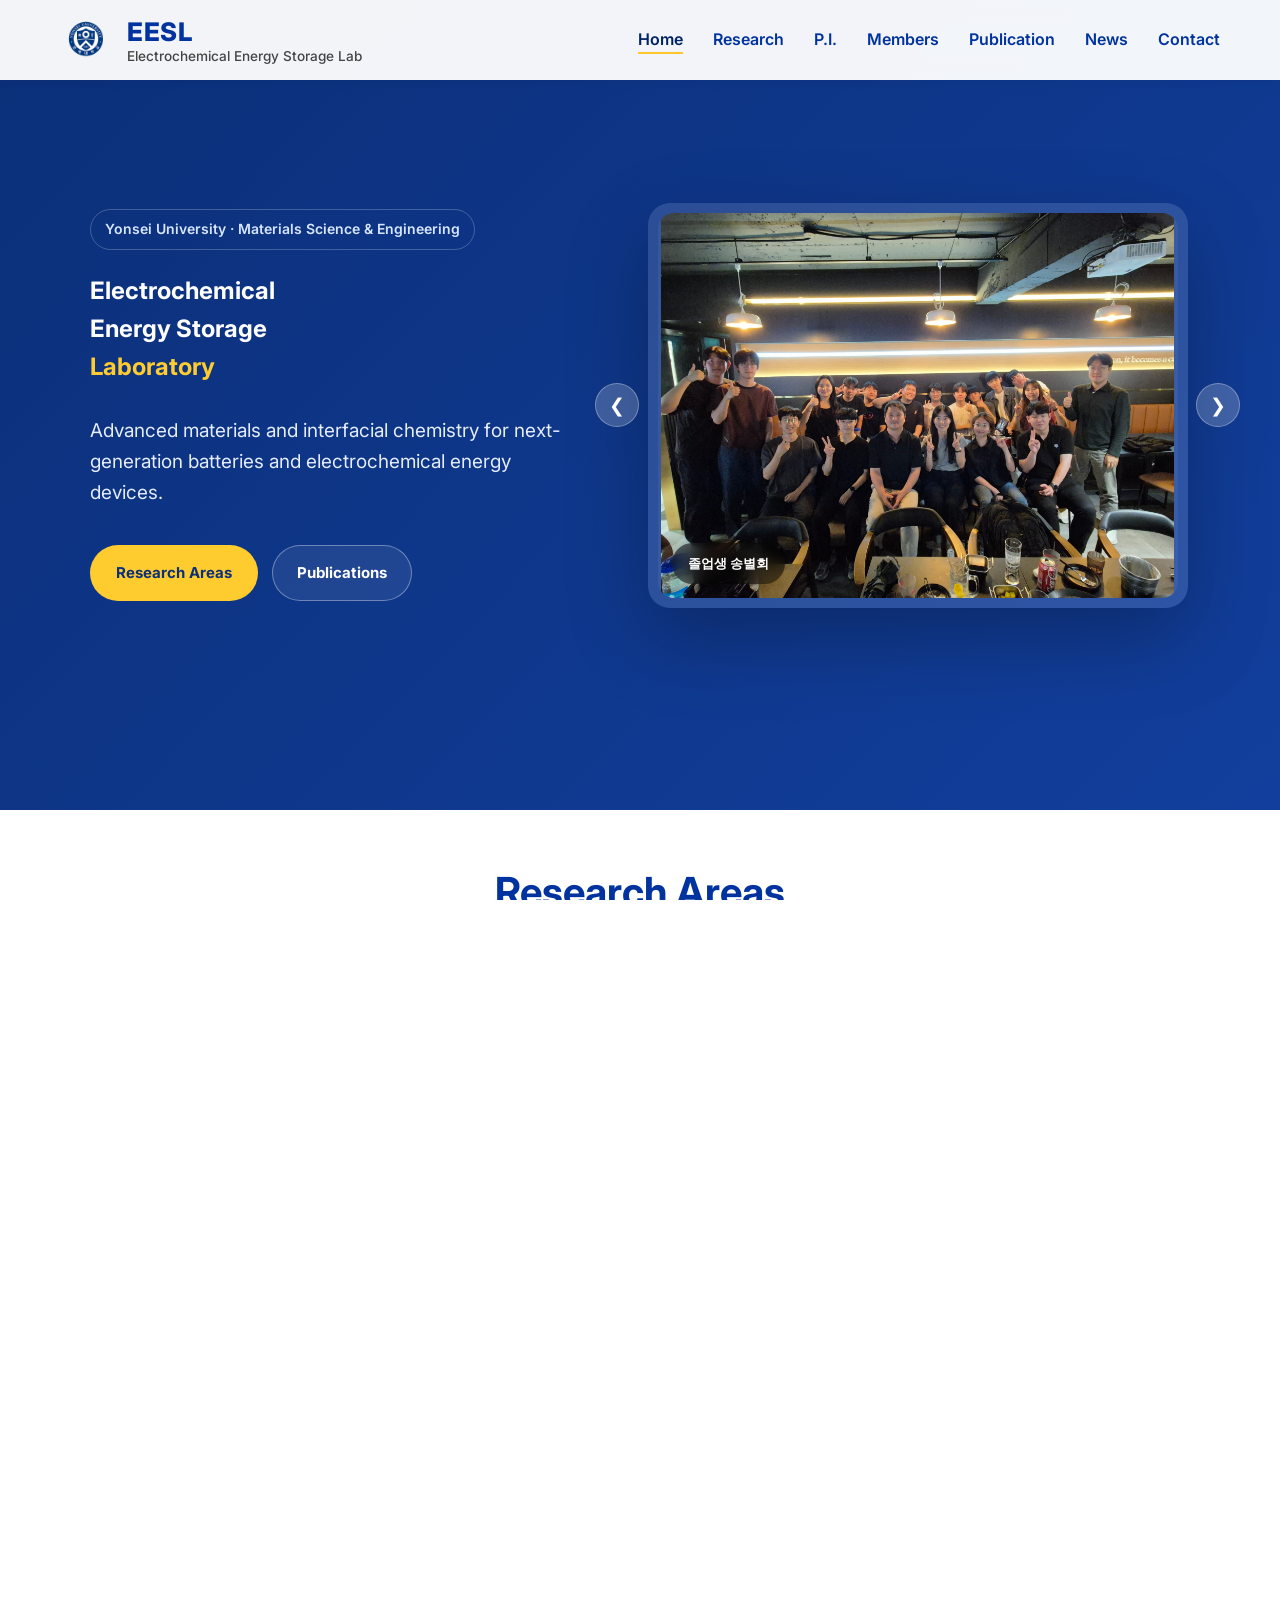
<file: index.html>
<!DOCTYPE html>

<html lang="en">
<head>
<meta charset="utf-8"/>
<meta content="width=device-width, initial-scale=1.0" name="viewport"/>
<title>EESL | Electrochemical Energy Storage Laboratory</title>
<link href="https://fonts.googleapis.com/css2?family=Inter:wght@300;400;600;700&amp;display=swap" rel="stylesheet"/>
<link href="style.css" rel="stylesheet"/>
<link href="./images/favicon.png" rel="icon" type="image/png"/>
<link href="./images/favicon.png" rel="apple-touch-icon"/>
</head>
<body>
<header class="header">
<div class="container header-content">
<a class="logo-container" href="index.html">
<img alt="EESL Logo" class="header-logo-img" src="./images/EESL logo.png"/>
<div class="logo-text-group">
<span class="logo-main-text">EESL</span>
<span class="logo-sub-text">Electrochemical Energy Storage Lab</span>
</div>
</a>
<nav class="nav">
<ul class="nav-list">
<li><a class="nav-link active" href="index.html">Home</a></li>
<li><a class="nav-link" href="research.html">Research</a></li>
<li><a class="nav-link" href="pi.html">P.I.</a></li>
<li><a class="nav-link" href="member.html">Members</a></li>
<li><a class="nav-link" href="publication.html">Publication</a></li>
<li><a class="nav-link" href="news.html">News</a></li>
<li><a class="nav-link" href="contact.html">Contact</a></li>
</ul>
</nav>
<button aria-label="Toggle Menu" class="mobile-menu-btn">
<span></span>
<span></span>
<span></span>
</button>
</div>
</header>
<main>
<section class="hero" id="home">
<div class="hero-content">
<div class="hero-label">Yonsei University <span class="hero-dot">·</span><br class="hero-br"/> Materials Science &amp; Engineering</div>
<h1>
                    Electrochemical<br/>
                    Energy Storage<br/>
<span>Laboratory</span>
</h1>
<p class="hero-subtitle">
                    Advanced materials and interfacial chemistry for next-generation batteries and electrochemical energy devices.
                </p>
<div class="hero-buttons">
<a class="btn primary" href="research.html">Research Areas</a>
<a class="btn secondary" href="publication.html">Publications</a>
</div>
</div>
<div class="hero-slider-outer">
<!-- 좌우 컨트롤 화살표 버튼이 사진 카드 바깥에 존재 -->
<button aria-label="Previous Slide" class="slider-btn prev-btn">❮</button>
<div class="hero-image-wrap slider-container">
<div class="slider-wrapper">
<img alt="EESL group photo 1" class="slide-img active" data-caption="졸업생 송별회" src="./images/main1.jpg"/>
<img alt="EESL group photo 2" class="slide-img" data-caption="2025년 스승의 날" src="./images/main2.png"/>
<img alt="EESL group photo 3" class="slide-img" data-caption="교수님 BNL 시절" src="./images/main3.jpg"/>
<img alt="EESL group photo 4" class="slide-img" data-caption="2025년 교수님 생신" src="./images/main4.jpg"/>
<img alt="EESL group photo 5" class="slide-img" data-caption="2025년 그냥 부른날" src="./images/main5.jpg"/>
</div>
<!-- 글래스모피즘 캡션 -->
<div class="image-caption">
                    EESL Group, Yonsei University
                  </div>
</div>
<button aria-label="Next Slide" class="slider-btn next-btn">❯</button>
</div>
</section>
<section class="section" id="research">
<div class="container">
<h2 class="section-title">Research Areas</h2>
<div class="grid">
<div class="card">
<div class="card-icon">🔋</div>
<h3>Advanced Batteries</h3>
<p>Developing next-generation materials for high-energy density and safe battery systems.</p>
</div>
<div class="card">
<div class="card-icon">⚡</div>
<h3>Supercapacitors</h3>
<p>Exploring novel nanostructured materials for rapid energy storage and delivery.</p>
</div>
<div class="card">
<div class="card-icon">🌱</div>
<h3>Sustainable Materials</h3>
<p>Focusing on eco-friendly and abundant resources for scalable energy solutions.</p>
</div>
</div>
</div>
</section>
<section class="section bg-light" id="publications">
<div class="container">
<h2 class="section-title">Selected Publications</h2>
<ul class="publication-list">
<li>"Evidence of Zintl Intermediate Phase and Its Impacts on Li and Na Storage Performance of Pb-Based Alloying Anodes", <span class="journal">Chemistry of Materials</span> <span class="year">(2023)</span></li>
<li>"Dual passivation of cathode and anode through electrode–electrolyte interface engineering enables long-lifespan Li metal–SPAN batteries", <span class="journal">ACS Energy Letters</span> <span class="year">(2022)</span></li>
<li>"Surface redox pseudocapacitance of partially oxidized titanium carbide MXene in water-in-salt electrolyte", <span class="journal">ACS Energy Letters</span> <span class="year">(2021)</span></li>
<li>"Hierarchical nickel valence gradient stabilizes high-nickel content layered cathode materials", <span class="journal">Nature Communications</span> <span class="year">(2021)</span></li>
<li>"New High‐Performance Pb‐Based Nanocomposite Anode Enabled by Wide‐Range Pb Redox and Zintl Phase Transition", <span class="journal">Advanced Functional Materials</span> <span class="year">(2021)</span></li>
<li>"Reaction heterogeneity in practical high-energy lithium–sulfur pouch cells", <span class="journal">Energy &amp; Environmental Science</span> <span class="year">(2020)</span></li>
<li>"Synthesis and Characterization of a Molecularly Designed High‐Performance Organodisulfide as Cathode Material for Lithium Batteries", <span class="journal">Advanced Energy Materials</span> <span class="year">(2019)</span></li>
<li>"In situ/operando synchrotron-based X-ray techniques for lithium-ion battery research", <span class="journal">NPG Asia Materials</span> <span class="year">(2018)</span></li>
<li>"Na‐ion intercalation and charge storage mechanism in 2D vanadium carbide", <span class="journal">Advanced Energy Materials</span> <span class="year">(2017)</span></li>
<li>"Probing the mechanism of high capacitance in two-dimensional titanium carbide using in-situ X-Ray absorption spectroscopy", <span class="journal">Advanced Energy Materials</span> <span class="year">(2015)</span></li>
<li>"Structural Changes and Thermal Stability of Charged LiNixMnyCozO2 Cathode Materials Studied by Combined In Situ Time-Resolved XRD and Mass Spectroscopy", <span class="journal">ACS Applied Materials &amp; Interfaces</span> <span class="year">(2014)</span></li>
</ul>
</div>
</section>
<section class="section bg-deep" id="contact">
<div class="container text-center">
<h2 class="section-title text-white">Contact Us</h2>
<div class="contact-info">
<p><strong>Electrochemical Energy Storage Laboratory (EESL) </strong></p>
<p>Department of Material Science and Engineering, Yonsei University</p>
<p>Email: smbak@yonsei.ac.kr</p>
</div>
</div>
</section>
</main>
<footer class="footer">
<div class="container">
<p>© 2026 Electrochemical Energy Storage Laboratory (EESL). All rights reserved.</p>
<p>Handcrafted by <strong>Myeong-Jun Song</strong></p>
</div>
</footer>
<script src="script.js"></script>
</body>
</html>
</file>
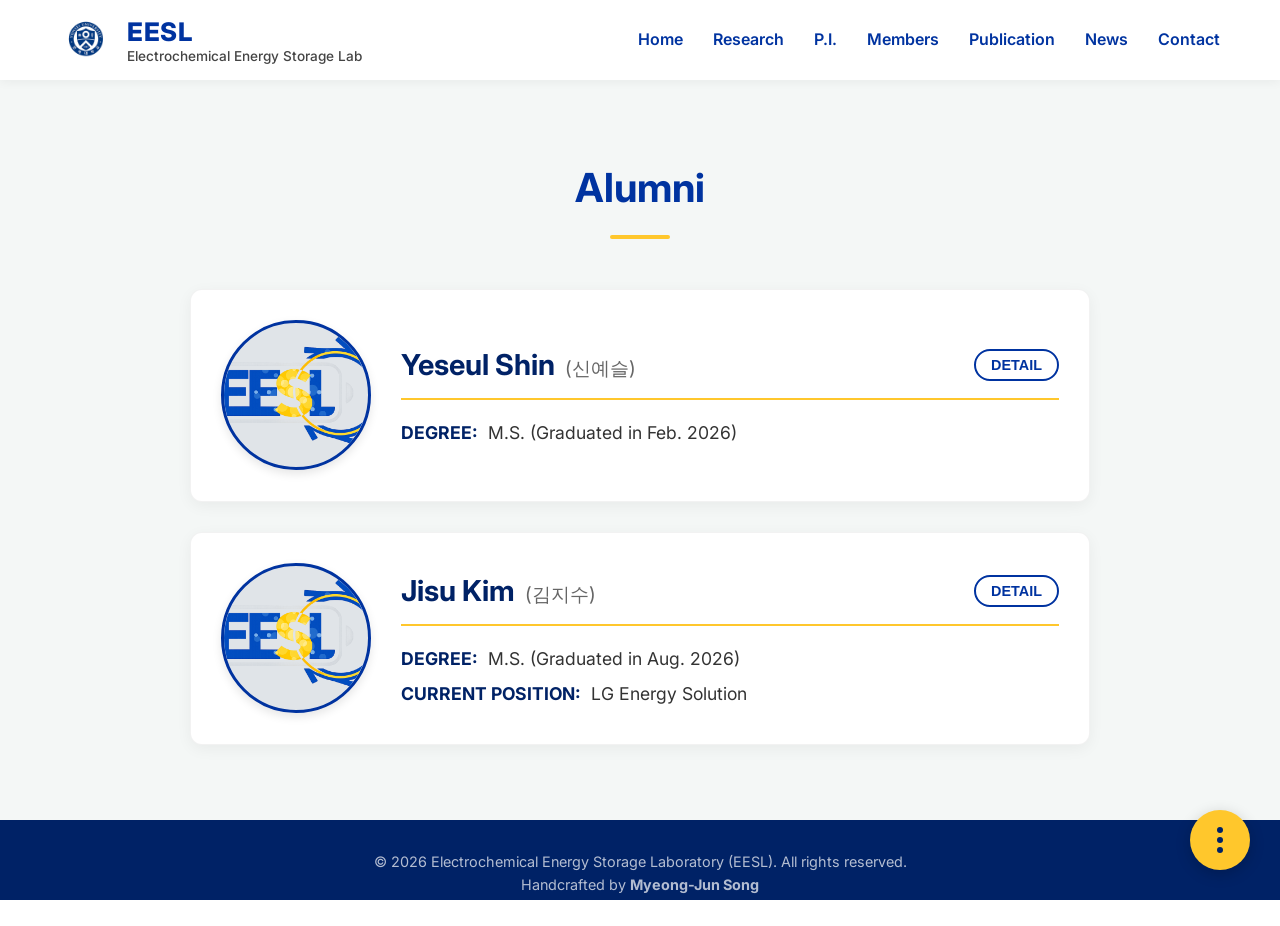
<file: alumni.html>
<!DOCTYPE html>

<html lang="en">
<head>
<meta charset="utf-8"/>
<meta content="width=device-width, initial-scale=1.0" name="viewport"/>
<title>Alumni - EESL</title>
<link href="https://fonts.googleapis.com/css2?family=Inter:wght@300;400;600;700&amp;display=swap" rel="stylesheet"/>
<link href="style.css" rel="stylesheet"/>
<link href="./images/favicon.png" rel="icon" type="image/png"/>
<link href="./images/favicon.png" rel="apple-touch-icon"/>
</head>
<body>
<header class="header">
<div class="container header-content">
<a class="logo-container" href="index.html">
<img alt="EESL Logo" class="header-logo-img" src="./images/EESL logo.png"/>
<div class="logo-text-group">
<span class="logo-main-text">EESL</span>
<span class="logo-sub-text">Electrochemical Energy Storage Lab</span>
</div>
</a>
<nav class="nav">
<ul class="nav-list">
<li><a class="nav-link" href="index.html">Home</a></li>
<li><a class="nav-link" href="research.html">Research</a></li>
<li><a class="nav-link" href="pi.html">P.I.</a></li>
<li><a class="nav-link" href="member.html">Members</a></li>
<li><a class="nav-link" href="publication.html">Publication</a></li>
<li><a class="nav-link" href="news.html">News</a></li>
<li><a class="nav-link" href="contact.html">Contact</a></li>
</ul>
</nav>
<button aria-label="Toggle Menu" class="mobile-menu-btn">
<span></span>
<span></span>
<span></span>
</button>
</div>
</header>
<main class="page-content">
<section class="section bg-light">
<div class="container">
<h2 class="section-title">Alumni</h2>
<div class="members-list">
<!-- Alumni Card 1 -->
<div class="member-card">
<div class="member-card-main">
<div class="member-image" style="background-color: #e0e4e8;">
<img alt="Yeseul Shin Profile" onerror="this.style.display='none';" src="./alumni/SYS.png"/>
</div>
<div class="member-info">
<div class="member-header">
<div class="member-name">
<span class="name-eng">Yeseul Shin</span>
<span class="name-kor">(신예슬)</span>
</div>
<button class="btn-detail toggle-detail-btn">DETAIL</button>
</div>
<div class="member-contact">
<p><strong>DEGREE:</strong> M.S. (Graduated in Feb. 2026)</p>
</div>
</div>
</div>
<!-- Toggle Details Section -->
<div class="member-detail-section research-field-toggle">
<h4 class="detail-title">MASTER'S THESIS</h4>
<p class="detail-content">
                                Mechanistic study of Zn/Co bimetallic ZIF toward enhanced lithium-ion transport in lithium metal batteries
                            </p>
</div>
</div>
<!-- Alumni Card 2 -->
<div class="member-card">
<div class="member-card-main">
<div class="member-image" style="background-color: #e0e4e8;">
<img alt="Jisu Kim Profile" onerror="this.style.display='none';" src="./alumni/KJS.png"/>
</div>
<div class="member-info">
<div class="member-header">
<div class="member-name">
<span class="name-eng">Jisu Kim</span>
<span class="name-kor">(김지수)</span>
</div>
<button class="btn-detail toggle-detail-btn">DETAIL</button>
</div>
<div class="member-contact">
<p><strong>DEGREE:</strong> M.S. (Graduated in Aug. 2026)</p>
<p><strong>CURRENT POSITION:</strong> LG Energy Solution</p>
</div>
</div>
</div>
<!-- Toggle Details Section -->
<div class="member-detail-section research-field-toggle">
<h4 class="detail-title">MASTER'S THESIS</h4>
<p class="detail-content">
                                Understanding the Role of Prelithiation in Controlling Silicon Lithiation Depth for Enhanced Cycling Stability of NCM613 || Si-Gr Full Cells
                            </p>
</div>
</div>
</div>
</div>
</section>
</main>
<footer class="footer">
<div class="container">
<p>© 2026 Electrochemical Energy Storage Laboratory (EESL). All rights reserved.</p>
<p>Handcrafted by <strong>Myeong-Jun Song</strong></p>
</div>
</footer>
<!-- Floating Quick Menu -->
<div class="floating-quick-menu">
<button aria-label="Toggle Quick Menu" class="quick-menu-toggle">
<span class="dot"></span>
<span class="dot"></span>
<span class="dot"></span>
</button>
<div class="quick-menu-content">
<a class="quick-link" href="index.html#home">Home</a>
<a class="quick-link" href="index.html#research">Research Area</a>
<a class="quick-link" href="index.html#publications">Selected Publications</a>
<a class="quick-link" href="index.html#contact">Contact Us</a>
</div>
</div>
<script src="script.js"></script>
</body>
</html>
</file>
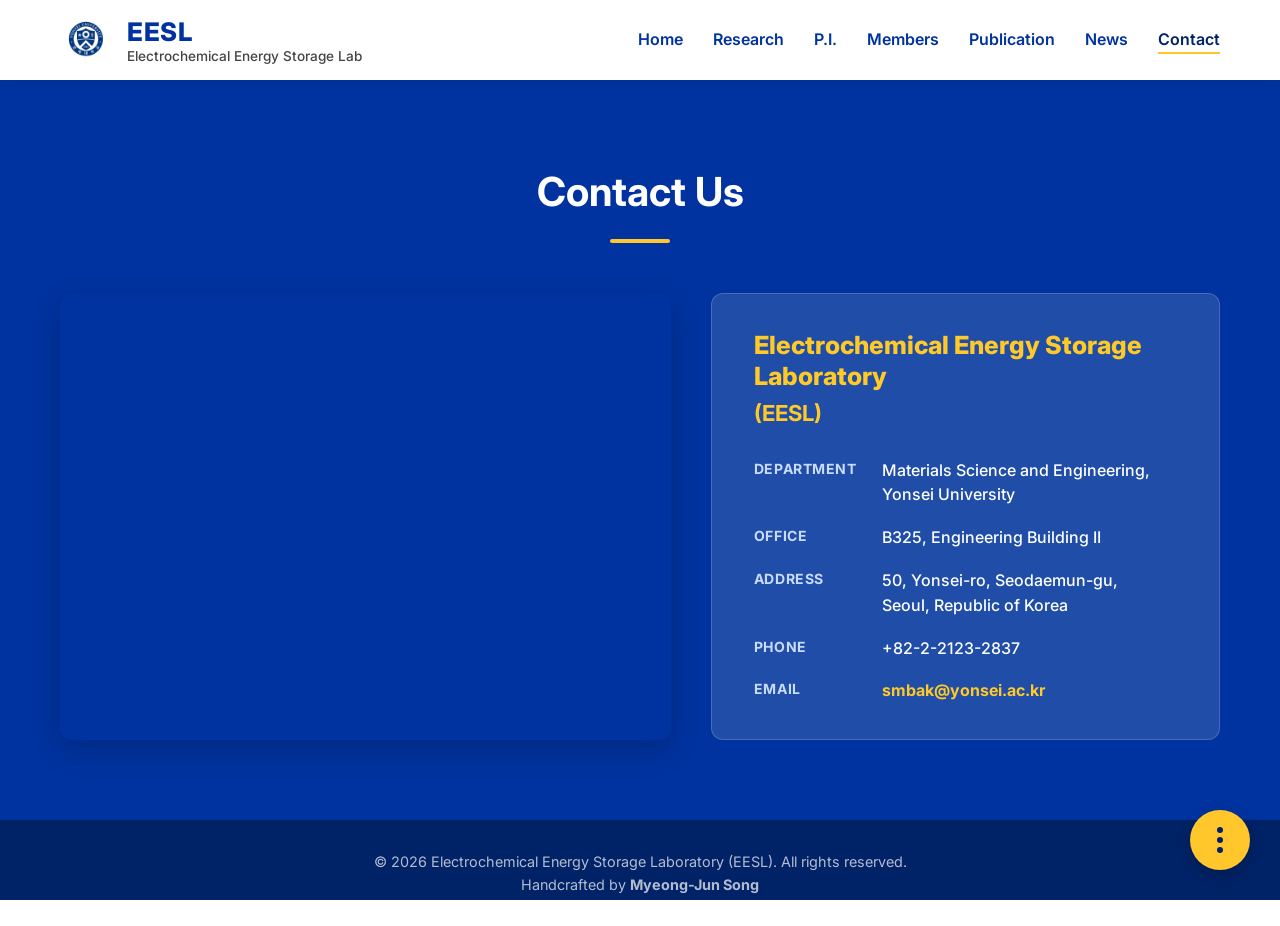
<file: contact.html>
<!DOCTYPE html>

<html lang="en">
<head>
<meta charset="utf-8"/>
<meta content="width=device-width, initial-scale=1.0" name="viewport"/>
<title>Contact - EESL</title>
<link href="https://fonts.googleapis.com/css2?family=Inter:wght@300;400;600;700&amp;display=swap" rel="stylesheet"/>
<link href="style.css" rel="stylesheet"/>
<link href="./images/favicon.png" rel="icon" type="image/png"/>
<link href="./images/favicon.png" rel="apple-touch-icon"/>
</head>
<body>
<header class="header">
<div class="container header-content">
<a class="logo-container" href="index.html">
<img alt="EESL Logo" class="header-logo-img" src="./images/EESL logo.png"/>
<div class="logo-text-group">
<span class="logo-main-text">EESL</span>
<span class="logo-sub-text">Electrochemical Energy Storage Lab</span>
</div>
</a>
<nav class="nav">
<ul class="nav-list">
<li><a class="nav-link" href="index.html">Home</a></li>
<li><a class="nav-link" href="research.html">Research</a></li>
<li><a class="nav-link" href="pi.html">P.I.</a></li>
<li><a class="nav-link" href="member.html">Members</a></li>
<li><a class="nav-link" href="publication.html">Publication</a></li>
<li><a class="nav-link" href="news.html">News</a></li>
<li><a class="nav-link active" href="contact.html">Contact</a></li>
</ul>
</nav>
<button aria-label="Toggle Menu" class="mobile-menu-btn">
<span></span>
<span></span>
<span></span>
</button>
</div>
</header>
<main class="page-content">
<section class="section bg-deep" id="contact">
<div class="container">
<h2 class="section-title text-white">Contact Us</h2>
<div class="contact-grid">
<div class="contact-map">
<iframe allowfullscreen="" height="100%" loading="lazy" referrerpolicy="no-referrer-when-downgrade" src="https://maps.google.com/maps?q=연세대학교%20제2공학관&amp;t=&amp;z=16&amp;ie=UTF8&amp;iwloc=&amp;output=embed" style="border:0;" width="100%"></iframe>
</div>
<div class="contact-card">
<h2>Electrochemical Energy Storage Laboratory</h2>
<p class="abbr">(EESL)</p>
<div class="contact-list">
<div class="contact-row">
<span class="label">Department</span>
<span class="value">Materials Science and Engineering,<br/>Yonsei University</span>
</div>
<div class="contact-row">
<span class="label">Office</span>
<span class="value">B325, Engineering Building II</span>
</div>
<div class="contact-row">
<span class="label">Address</span>
<span class="value">50, Yonsei-ro, Seodaemun-gu,<br/>Seoul, Republic of Korea</span>
</div>
<div class="contact-row">
<span class="label">Phone</span>
<span class="value">+82-2-2123-2837</span>
</div>
<div class="contact-row">
<span class="label">Email</span>
<span class="value">
<a href="mailto:smbak@yonsei.ac.kr">smbak@yonsei.ac.kr</a>
</span>
</div>
</div>
</div>
</div>
</div>
</section>
</main>
<footer class="footer">
<div class="container">
<p>© 2026 Electrochemical Energy Storage Laboratory (EESL). All rights reserved.</p>
<p>Handcrafted by <strong>Myeong-Jun Song</strong></p>
</div>
</footer>
<!-- Floating Quick Menu -->
<div class="floating-quick-menu">
<button aria-label="Toggle Quick Menu" class="quick-menu-toggle">
<span class="dot"></span>
<span class="dot"></span>
<span class="dot"></span>
</button>
<div class="quick-menu-content">
<a class="quick-link" href="index.html#home">Home</a>
<a class="quick-link" href="index.html#research">Research Area</a>
<a class="quick-link" href="index.html#publications">Selected Publications</a>
<a class="quick-link" href="index.html#contact">Contact Us</a>
</div>
</div>
<script src="script.js"></script>
</body>
</html>
</file>
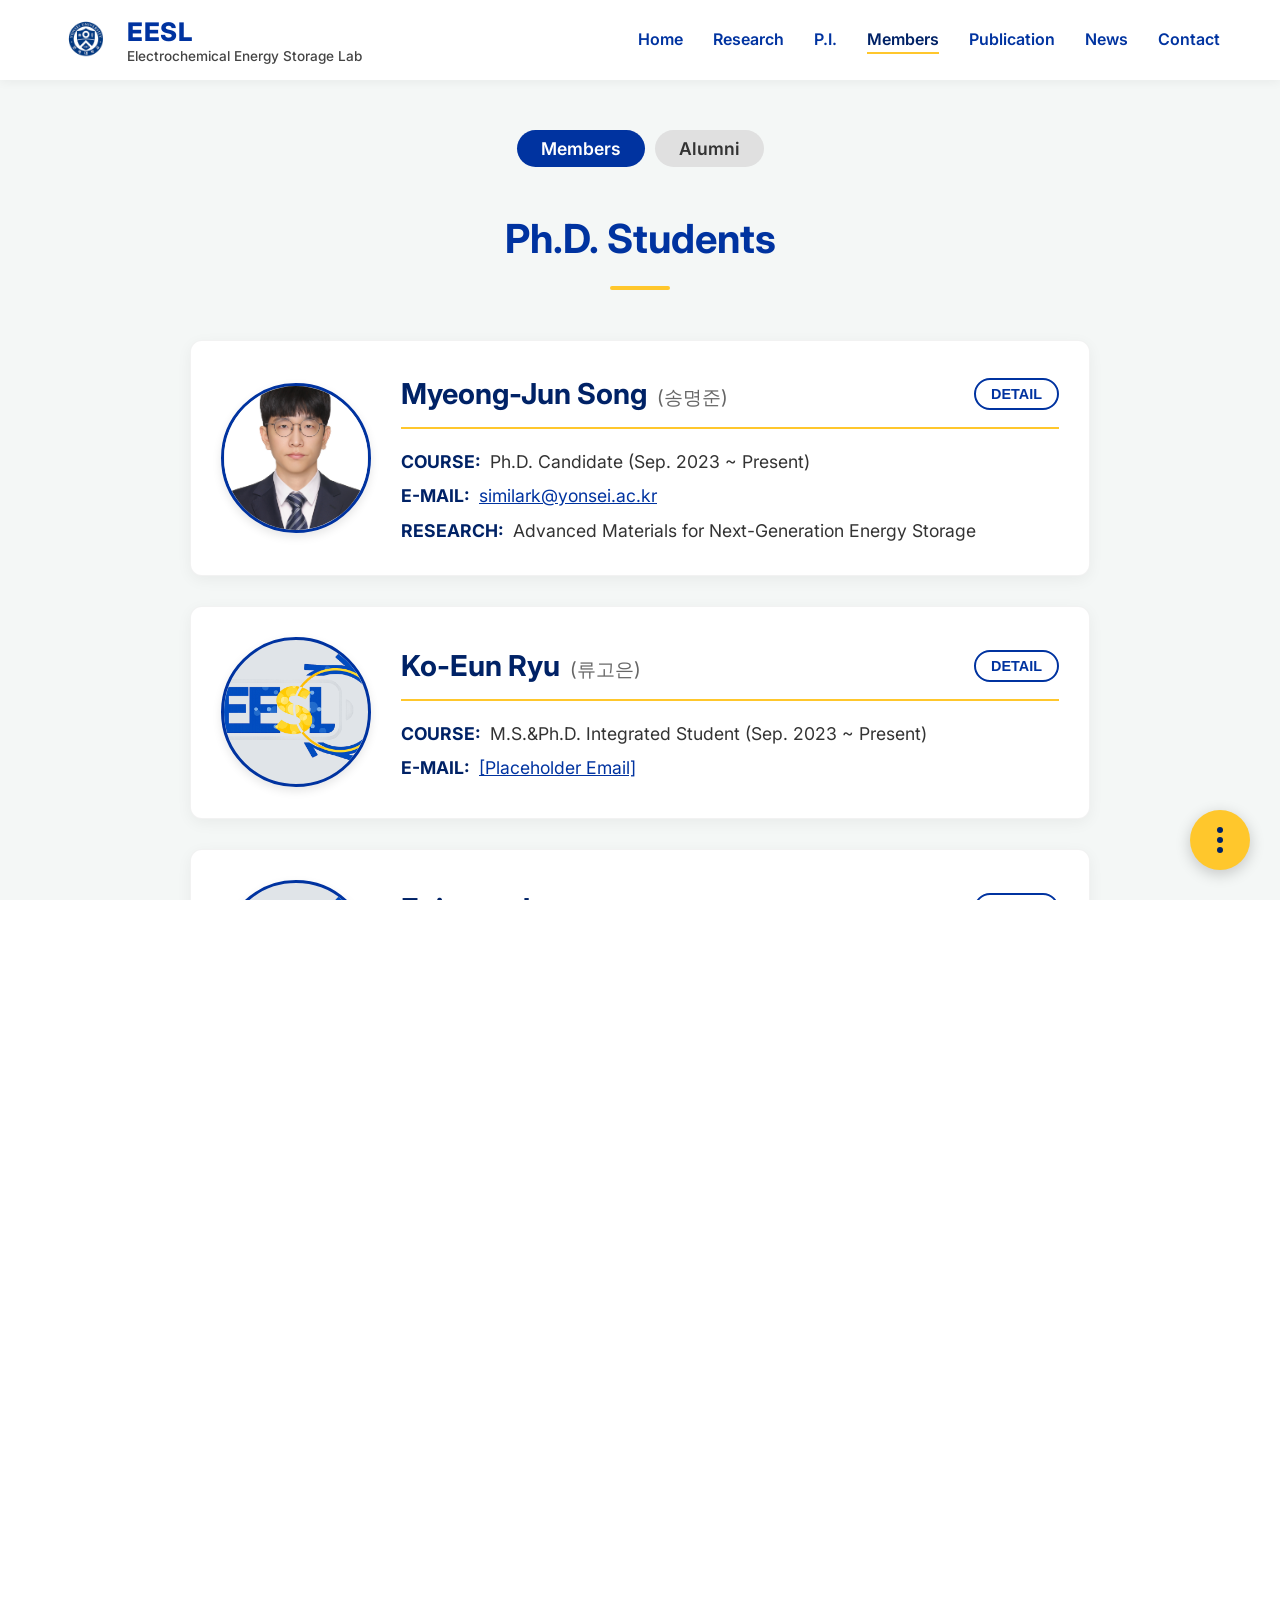
<file: member.html>
<!DOCTYPE html>

<html lang="en">
<head>
<meta charset="utf-8"/>
<meta content="width=device-width, initial-scale=1.0" name="viewport"/>
<title>
   Member - EESL
  </title>
<link href="https://fonts.googleapis.com/css2?family=Inter:wght@300;400;600;700&amp;display=swap" rel="stylesheet"/>
<link href="style.css" rel="stylesheet"/>
<link href="./images/favicon.png" rel="icon" type="image/png"/>
<link href="./images/favicon.png" rel="apple-touch-icon"/>
</head>
<body>
<header class="header">
<div class="container header-content">
<a class="logo-container" href="index.html">
<img alt="EESL Logo" class="header-logo-img" src="./images/EESL logo.png"/>
<div class="logo-text-group">
<span class="logo-main-text">
       EESL
      </span>
<span class="logo-sub-text">
       Electrochemical Energy Storage Lab
      </span>
</div>
</a>
<nav class="nav">
<ul class="nav-list">
<li>
<a class="nav-link" href="index.html">
        Home
       </a>
</li>
<li>
<a class="nav-link" href="research.html">
        Research
       </a>
</li>
<li>
<a class="nav-link" href="pi.html">
        P.I.
       </a>
</li>
<li>
<a class="nav-link active" href="member.html">Members</a>
</li>

<li>
<a class="nav-link" href="publication.html">
        Publication
       </a>
</li>
<li>
<a class="nav-link" href="news.html">
        News
       </a>
</li>
<li>
<a class="nav-link" href="contact.html">
        Contact
       </a>
</li>
</ul>
</nav>
<button aria-label="Toggle Menu" class="mobile-menu-btn">
<span>
</span>
<span>
</span>
<span>
</span>
</button>
</div>
</header>
<main class="page-content">
<section class="section bg-light">
<div class="container">
<div class="tabs-container" style="display: flex; gap: 10px; margin-bottom: 40px; justify-content: center; flex-wrap: wrap;">
<button class="tab-btn active" data-target="current-members" style="padding: 8px 24px; border: none; border-radius: 20px; background: #0033A0; color: white; cursor: pointer; font-weight: 600; font-family: 'Inter', sans-serif; font-size: 1.1rem;">
       Members
      </button>
<button class="tab-btn" data-target="alumni" style="padding: 8px 24px; border: none; border-radius: 20px; background: #e0e0e0; color: #333; cursor: pointer; font-weight: 600; font-family: 'Inter', sans-serif; font-size: 1.1rem;">
       Alumni
      </button>
</div>
<div class="tab-content active" id="current-members">
<h2 class="section-title">
       Ph.D. Students
      </h2>
<div class="members-list" style="margin-bottom: 60px;">
<div class="member-card">
<div class="member-card-main">
<div class="member-image" style="background-color: #e0e4e8;">
<img alt="Myeong-Jun Song Profile" onerror="this.style.display='none';" src="./member/SMJ.jpg"/>
</div>
<div class="member-info">
<div class="member-header">
<div class="member-name">
<span class="name-eng">
             Myeong-Jun Song
            </span>
<span class="name-kor">
             (송명준)
            </span>
</div>
<button class="btn-detail toggle-detail-btn">
            DETAIL
           </button>
</div>
<div class="member-contact">
<p>
<strong>
             COURSE:
            </strong>
            Ph.D. Candidate (Sep. 2023 ~ Present)
           </p>
<p>
<strong>
             E-MAIL:
            </strong>
<a href="mailto:similark@yonsei.ac.kr">
             similark@yonsei.ac.kr
            </a>
</p>
<p>
<strong>
             RESEARCH:
            </strong>
            Advanced Materials for Next-Generation Energy Storage
           </p>
</div>
</div>
</div>
<div class="member-detail-section research-field-toggle">
<h4 class="detail-title">
          RESEARCH KEYWORDS &amp; FIELDS
         </h4>
<ul class="detail-list">
<li>
           Anode Materials for Next-Generation Alkali-Ion Batteries (Li-ion, Na-ion, and K-ion systems)
          </li>
<li>
           Synthesis and Electrochemical Mechanisms of Amorphous &amp; Highly Disordered Materials
          </li>
<li>
           Advanced Structural Characterization via Synchrotron-based X-ray Techniques (XAS, XRD, etc.)
          </li>
</ul>
</div>
</div>
<div class="member-card">
<div class="member-card-main">
<div class="member-image" style="background-color: #e0e4e8;">
<img alt="Goeun Ryu Profile" onerror="this.style.display='none';" src="./member/RGE.png"/>
</div>
<div class="member-info">
<div class="member-header">
<div class="member-name">
<span class="name-eng">
             Ko-Eun Ryu
            </span>
<span class="name-kor">
             (류고은)
            </span>
</div>
<button class="btn-detail toggle-detail-btn">
            DETAIL
           </button>
</div>
<div class="member-contact">
<p>
<strong>
             COURSE:
            </strong>
            M.S.&amp;Ph.D. Integrated Student (Sep. 2023 ~ Present)
           </p>
<p>
<strong>
             E-MAIL:
            </strong>
<a href="mailto:email@yonsei.ac.kr">
             [Placeholder Email]
            </a>
</p>
</div>
</div>
</div>
<div class="member-detail-section research-field-toggle">
<h4 class="detail-title">
          RESEARCH KEYWORDS &amp; FIELDS
         </h4>
<ul class="detail-list">
<li>
           Batteries
          </li>
<li>
           Batteries
          </li>
<li>
           Batteries
          </li>
</ul>
</div>
</div>
<div class="member-card">
<div class="member-card-main">
<div class="member-image" style="background-color: #e0e4e8;">
<img alt="Euiyeon Jeong Profile" onerror="this.style.display='none';" src="./member/JEY.png"/>
</div>
<div class="member-info">
<div class="member-header">
<div class="member-name">
<span class="name-eng">
             Euiyeon Jeong
            </span>
<span class="name-kor">
             (정의연)
            </span>
</div>
<button class="btn-detail toggle-detail-btn">
            DETAIL
           </button>
</div>
<div class="member-contact">
<p>
<strong>
             COURSE:
            </strong>
            M.S.&amp;Ph.D. Integrated Student (Mar. 2024 ~ Present)
           </p>
<p>
<strong>
             E-MAIL:
            </strong>
<a href="mailto:email@yonsei.ac.kr">
             [Placeholder Email]
            </a>
</p>
</div>
</div>
</div>
<div class="member-detail-section research-field-toggle">
<h4 class="detail-title">
          RESEARCH KEYWORDS &amp; FIELDS
         </h4>
<ul class="detail-list">
<li>
           Batteries
          </li>
<li>
           Batteries
          </li>
<li>
           Batteries
          </li>
</ul>
</div>
</div>
<div class="member-card">
<div class="member-card-main">
<div class="member-image" style="background-color: #e0e4e8;">
<img alt="Jaesung Kim Profile" onerror="this.style.display='none';" src="./member/KJS.png"/>
</div>
<div class="member-info">
<div class="member-header">
<div class="member-name">
<span class="name-eng">
             Jaesung Kim
            </span>
<span class="name-kor">
             (김재성)
            </span>
<span style="font-size: 0.95rem; color: #d69e00; font-weight: 800; margin-left: 10px;">
             (Lab Manager)
            </span>
</div>
<button class="btn-detail toggle-detail-btn">
            DETAIL
           </button>
</div>
<div class="member-contact">
<p>
<strong>
             COURSE:
            </strong>
            M.S.&amp;Ph.D. Integrated Student (Mar. 2024 ~ Present)
           </p>
<p>
<strong>
             E-MAIL:
            </strong>
<a href="mailto:email@yonsei.ac.kr">
             [Placeholder Email]
            </a>
</p>
</div>
</div>
</div>
<div class="member-detail-section research-field-toggle">
<h4 class="detail-title">
          RESEARCH KEYWORDS &amp; FIELDS
         </h4>
<ul class="detail-list">
<li>
           Batteries
          </li>
<li>
           Batteries
          </li>
<li>
           Batteries
          </li>
</ul>
</div>
</div>
<div class="member-card">
<div class="member-card-main">
<div class="member-image" style="background-color: #e0e4e8;">
<img alt="Su-Hwan Seok Profile" onerror="this.style.display='none';" src="./member/SSH.png"/>
</div>
<div class="member-info">
<div class="member-header">
<div class="member-name">
<span class="name-eng">
             Su-Hwan Suk
            </span>
<span class="name-kor">
             (석수환)
            </span>
</div>
<button class="btn-detail toggle-detail-btn">
            DETAIL
           </button>
</div>
<div class="member-contact">
<p>
<strong>
             COURSE:
            </strong>
            M.S.&amp;Ph.D. Integrated Student (Mar. 2024 ~ Present)
           </p>
<p>
<strong>
             E-MAIL:
            </strong>
<a href="mailto:email@yonsei.ac.kr">
             [Placeholder Email]
            </a>
</p>
</div>
</div>
</div>
<div class="member-detail-section research-field-toggle">
<h4 class="detail-title">
          RESEARCH KEYWORDS &amp; FIELDS
         </h4>
<ul class="detail-list">
<li>
           Inorganic polymer-based gel polymer electrolytes for stable lithium metal anodes
          </li>
<li>
           Polymer-stabilized liquid metal nanodroplets for high-performance alloy-type battery electrodes
          </li>
<li>
           Advanced spectroscopic and synchrotron-based analysis of polymer–electrode interfacial chemistry
          </li>
</ul>
</div>
</div>
<div class="member-card">
<div class="member-card-main">
<div class="member-image" style="background-color: #e0e4e8;">
<img alt="SiYeon Kim Profile" onerror="this.style.display='none';" src="./member/KSY.png"/>
</div>
<div class="member-info">
<div class="member-header">
<div class="member-name">
<span class="name-eng">
             SiYeon Kim
            </span>
<span class="name-kor">
             (김시연)
            </span>
</div>
<button class="btn-detail toggle-detail-btn">
            DETAIL
           </button>
</div>
<div class="member-contact">
<p>
<strong>
             COURSE:
            </strong>
            M.S.&amp;Ph.D. Integrated Student (Mar. 2025 ~ Present)
           </p>
<p>
<strong>
             E-MAIL:
            </strong>
<a href="mailto:email@yonsei.ac.kr">
             [Placeholder Email]
            </a>
</p>
</div>
</div>
</div>
<div class="member-detail-section research-field-toggle">
<h4 class="detail-title">
          RESEARCH KEYWORDS &amp; FIELDS
         </h4>
<ul class="detail-list">
<li>
           Synthesis and Electrochemical Analysis of Sodium-Ion Battery Cathodes
          </li>
<li>
           Cathode–Electrolyte Interphase (CEI) Chemistry and Formation Mechanisms
          </li>
<li>
           Advanced Synchrotron-Based Characterization of Battery Materials
          </li>
</ul>
</div>
</div>
<div class="member-card">
<div class="member-card-main">
<div class="member-image" style="background-color: #e0e4e8;">
<img alt="Chaeeun Son Profile" onerror="this.style.display='none';" src="./member/SCE.png"/>
</div>
<div class="member-info">
<div class="member-header">
<div class="member-name">
<span class="name-eng">
             Chaeeun Son
            </span>
<span class="name-kor">
             (손채은)
            </span>
</div>
<button class="btn-detail toggle-detail-btn">
            DETAIL
           </button>
</div>
<div class="member-contact">
<p>
<strong>
             COURSE:
            </strong>
            M.S.&amp;Ph.D. Integrated Student (Mar. 2025 ~ Present)
           </p>
<p>
<strong>
             E-MAIL:
            </strong>
<a href="mailto:email@yonsei.ac.kr">
             [Placeholder Email]
            </a>
</p>
</div>
</div>
</div>
<div class="member-detail-section research-field-toggle">
<h4 class="detail-title">
          RESEARCH KEYWORDS &amp; FIELDS
         </h4>
<ul class="detail-list">
<li>
           Batteries
          </li>
<li>
           Batteries
          </li>
<li>
           Batteries
          </li>
</ul>
</div>
</div>
<div class="member-card">
<div class="member-card-main">
<div class="member-image" style="background-color: #e0e4e8;">
<img alt="Hyunjae Lim Profile" onerror="this.style.display='none';" src="./member/LHJ.png"/>
</div>
<div class="member-info">
<div class="member-header">
<div class="member-name">
<span class="name-eng">
             Hyunjae Lim
            </span>
<span class="name-kor">
             (임현재)
            </span>
</div>
<button class="btn-detail toggle-detail-btn">
            DETAIL
           </button>
</div>
<div class="member-contact">
<p>
<strong>
             COURSE:
            </strong>
            M.S.&amp;Ph.D. Integrated Student (Sep. 2025 ~ Present)
           </p>
<p>
<strong>
             E-MAIL:
            </strong>
<a href="mailto:email@yonsei.ac.kr">
             [Placeholder Email]
            </a>
</p>
</div>
</div>
</div>
<div class="member-detail-section research-field-toggle">
<h4 class="detail-title">
          RESEARCH KEYWORDS &amp; FIELDS
         </h4>
<ul class="detail-list">
<li>
           Batteries
          </li>
<li>
           Batteries
          </li>
<li>
           Batteries
          </li>
</ul>
</div>
</div>
</div>
<h2 class="section-title">
       Master's Students
      </h2>
<div class="members-list">
<div class="member-card">
<div class="member-card-main">
<div class="member-image" style="background-color: #e0e4e8;">
<img alt="Bokgi Min Profile" onerror="this.style.display='none';" src="./member/MBG.png"/>
</div>
<div class="member-info">
<div class="member-header">
<div class="member-name">
<span class="name-eng">
             Bokgi Min
            </span>
<span class="name-kor">
             (민복기)
            </span>
</div>
<button class="btn-detail toggle-detail-btn">
            DETAIL
           </button>
</div>
<div class="member-contact">
<p>
<strong>
             COURSE:
            </strong>
            M.S. Student (Mar. 2025 ~ Present)
           </p>
<p>
<strong>
             E-MAIL:
            </strong>
<a href="mailto:email@yonsei.ac.kr">
             [Placeholder Email]
            </a>
</p>
</div>
</div>
</div>
<div class="member-detail-section research-field-toggle">
<h4 class="detail-title">
          RESEARCH KEYWORDS &amp; FIELDS
         </h4>
<ul class="detail-list">
<li>
           Conversion-Type Cathode Materials for Next-Generation Chloride-Ion Batteries
          </li>
<li>
           Synchrotron-Based Investigation of Structural and Electrochemical Reaction Mechanisms in Transition-Metal Oxychloride Cathodes
          </li>
</ul>
</div>
</div>
<div class="member-card">
<div class="member-card-main">
<div class="member-image" style="background-color: #e0e4e8;">
<img alt="Joo-Young Park Profile" onerror="this.style.display='none';" src="./member/PJY.png"/>
</div>
<div class="member-info">
<div class="member-header">
<div class="member-name">
<span class="name-eng">
             Joo-Young Park
            </span>
<span class="name-kor">
             (박주영)
            </span>
</div>
<button class="btn-detail toggle-detail-btn">
            DETAIL
           </button>
</div>
<div class="member-contact">
<p>
<strong>
             COURSE:
            </strong>
            M.S. Student (Mar. 2025 ~ Present)
           </p>
<p>
<strong>
             E-MAIL:
            </strong>
<a href="mailto:email@yonsei.ac.kr">
             [Placeholder Email]
            </a>
</p>
</div>
</div>
</div>
<div class="member-detail-section research-field-toggle">
<h4 class="detail-title">
          RESEARCH KEYWORDS &amp; FIELDS
         </h4>
<ul class="detail-list">
<li>
           Surface Modification and Characterization
          </li>
<li>
           Spatial Heterogeneity in Large-Scale Battery Cells
          </li>
</ul>
</div>
</div>
<div class="member-card">
<div class="member-card-main">
<div class="member-image" style="background-color: #e0e4e8;">
<img alt="Daeyoung Min Profile" onerror="this.style.display='none';" src="./member/MDY.png"/>
</div>
<div class="member-info">
<div class="member-header">
<div class="member-name">
<span class="name-eng">
             Daeyoung Min
            </span>
<span class="name-kor">
             (민대영)
            </span>
</div>
<button class="btn-detail toggle-detail-btn">
            DETAIL
           </button>
</div>
<div class="member-contact">
<p>
<strong>
             COURSE:
            </strong>
            M.S. Student (Mar. 2025 ~ Present)
           </p>
<p>
<strong>
             E-MAIL:
            </strong>
<a href="mailto:email@yonsei.ac.kr">
             [Placeholder Email]
            </a>
</p>
</div>
</div>
</div>
<div class="member-detail-section research-field-toggle">
<h4 class="detail-title">
          RESEARCH KEYWORDS &amp; FIELDS
         </h4>
<ul class="detail-list">
<li>
           Co-precipitation-free Single-crystal Cathode Synthesis
          </li>
<li>
           Sustainable Cathode Recycling and Regeneration
          </li>
<li>
           Synchrotron-based Multiscale Structural Analysis
          </li>
</ul>
</div>
</div>
<div class="member-card">
<div class="member-card-main">
<div class="member-image" style="background-color: #e0e4e8;">
<img alt="Jeong-Won An Profile" onerror="this.style.display='none';" src="./member/AJW.png"/>
</div>
<div class="member-info">
<div class="member-header">
<div class="member-name">
<span class="name-eng">
             Jeong-Won An
            </span>
<span class="name-kor">
             (안정원)
            </span>
</div>
<button class="btn-detail toggle-detail-btn">
            DETAIL
           </button>
</div>
<div class="member-contact">
<p>
<strong>
             COURSE:
            </strong>
            M.S. Student (Mar. 2025 ~ Present)
           </p>
<p>
<strong>
             E-MAIL:
            </strong>
<a href="mailto:ajw1831@yonsei.ac.kr">
             ajw1831@yonsei.ac.kr
            </a>
</p>
</div>
</div>
</div>
<div class="member-detail-section research-field-toggle">
<h4 class="detail-title">
          RESEARCH KEYWORDS &amp; FIELDS
         </h4>
<ul class="detail-list">
<li>
           Co-content-dependent Structural Degradation and Transition Metal Dissolution in Layered Cathodes
          </li>
<li>
           Recycling and Regeneration of Spent Lithium-ion Battery Cathode Materials
          </li>
<li>
           Coprecipitation-free Co Surface Coating for High-performance Layered Cathode Materials
          </li>
</ul>
</div>
</div>
<div class="member-card">
<div class="member-card-main">
<div class="member-image" style="background-color: #e0e4e8;">
<img alt="Sungho Ju Profile" onerror="this.style.display='none';" src="./member/JSH.png"/>
</div>
<div class="member-info">
<div class="member-header">
<div class="member-name">
<span class="name-eng">
             Sungho Ju
            </span>
<span class="name-kor">
             (주성호)
            </span>
</div>
<button class="btn-detail toggle-detail-btn">
            DETAIL
           </button>
</div>
<div class="member-contact">
<p>
<strong>
             COURSE:
            </strong>
            M.S. Student (Mar. 2025 ~ Present)
           </p>
<p>
<strong>
             E-MAIL:
            </strong>
<a href="mailto:email@yonsei.ac.kr">
             [Placeholder Email]
            </a>
</p>
</div>
</div>
</div>
<div class="member-detail-section research-field-toggle">
<h4 class="detail-title">
          RESEARCH KEYWORDS &amp; FIELDS
         </h4>
<ul class="detail-list">
<li>
           Cathode Materials for Next-generation Alkali-ion Batteries
          </li>
<li>
           Thermal Stability and Structural Evolution of Cathode Materials
          </li>
<li>
           Synchrotron-based X-ray Analysis for Structural Characterization of Battery Materials
          </li>
</ul>
</div>
</div>
<div class="member-card">
<div class="member-card-main">
<div class="member-image" style="background-color: #e0e4e8;">
<img alt="Hyunseok Kim Profile" onerror="this.style.display='none';" src="./member/KHS.png"/>
</div>
<div class="member-info">
<div class="member-header">
<div class="member-name">
<span class="name-eng">
             Hyunseok Kim
            </span>
<span class="name-kor">
             (김현석)
            </span>
</div>
<button class="btn-detail toggle-detail-btn">
            DETAIL
           </button>
</div>
<div class="member-contact">
<p>
<strong>
             COURSE:
            </strong>
            M.S. Student (Mar. 2025 ~ Present)
           </p>
<p>
<strong>
             E-MAIL:
            </strong>
<a href="mailto:email@yonsei.ac.kr">
             [Placeholder Email]
            </a>
</p>
</div>
</div>
</div>
<div class="member-detail-section research-field-toggle">
<h4 class="detail-title">
          RESEARCH KEYWORDS &amp; FIELDS
         </h4>
<ul class="detail-list">
<li>
           Batteries
          </li>
<li>
           Batteries
          </li>
<li>
           Batteries
          </li>
</ul>
</div>
</div>
<div class="member-card">
<div class="member-card-main">
<div class="member-image" style="background-color: #e0e4e8;">
<img alt="Donghee Lee Profile" onerror="this.style.display='none';" src="./member/LDH.png"/>
</div>
<div class="member-info">
<div class="member-header">
<div class="member-name">
<span class="name-eng">
             Donghee Lee
            </span>
<span class="name-kor">
             (이동희)
            </span>
</div>
<button class="btn-detail toggle-detail-btn">
            DETAIL
           </button>
</div>
<div class="member-contact">
<p>
<strong>
             COURSE:
            </strong>
            M.S Student (Sep. 2025 ~ Present)
           </p>
<p>
<strong>
             E-MAIL:
            </strong>
<a href="mailto:email@yonsei.ac.kr">
             [Placeholder Email]
            </a>
</p>
</div>
</div>
</div>
<div class="member-detail-section research-field-toggle">
<h4 class="detail-title">
          RESEARCH KEYWORDS &amp; FIELDS
         </h4>
<ul class="detail-list">
<li>
           Batteries
          </li>
<li>
           Batteries
          </li>
<li>
           Batteries
          </li>
</ul>
</div>
</div>
<div class="member-card">
<div class="member-card-main">
<div class="member-image" style="background-color: #e0e4e8;">
<img alt="Junseok Oh Profile" onerror="this.style.display='none';" src="./member/OJS.png"/>
</div>
<div class="member-info">
<div class="member-header">
<div class="member-name">
<span class="name-eng">
             Junseok Oh
            </span>
<span class="name-kor">
             (오준석)
            </span>
</div>
<button class="btn-detail toggle-detail-btn">
            DETAIL
           </button>
</div>
<div class="member-contact">
<p>
<strong>
             COURSE:
            </strong>
            M.S. Student (Sep. 2025 ~ Present)
           </p>
<p>
<strong>
             E-MAIL:
            </strong>
<a href="mailto:email@yonsei.ac.kr">
             [Placeholder Email]
            </a>
</p>
</div>
</div>
</div>
<div class="member-detail-section research-field-toggle">
<h4 class="detail-title">
          RESEARCH KEYWORDS &amp; FIELDS
         </h4>
<ul class="detail-list">
<li>
           Batteries
          </li>
<li>
           Batteries
          </li>
<li>
           Batteries
          </li>
</ul>
</div>
</div>
</div>
</div>
<div class="tab-content" id="alumni" style="display: none;">
<h2 class="section-title">
       Alumni
      </h2>
<div class="members-list">
<!-- Alumni Card 1 -->
<div class="member-card">
<div class="member-card-main">
<div class="member-image" style="background-color: #e0e4e8;">
<img alt="Yeseul Shin Profile" onerror="this.style.display='none';" src="./alumni/SYS.png"/>
</div>
<div class="member-info">
<div class="member-header">
<div class="member-name">
<span class="name-eng">
             Yeseul Shin
            </span>
<span class="name-kor">
             (신예슬)
            </span>
</div>
<button class="btn-detail toggle-detail-btn">
            DETAIL
           </button>
</div>
<div class="member-contact">
<p>
<strong>
             DEGREE:
            </strong>
            M.S. (Graduated in Feb. 2026)
           </p>
</div>
</div>
</div>
<!-- Toggle Details Section -->
<div class="member-detail-section research-field-toggle">
<h4 class="detail-title">
          MASTER'S THESIS
         </h4>
<p class="detail-content">
          Mechanistic study of Zn/Co bimetallic ZIF toward enhanced lithium-ion transport in lithium metal batteries
         </p>
</div>
</div>
<!-- Alumni Card 2 -->
<div class="member-card">
<div class="member-card-main">
<div class="member-image" style="background-color: #e0e4e8;">
<img alt="Jisu Kim Profile" onerror="this.style.display='none';" src="./alumni/KJS.png"/>
</div>
<div class="member-info">
<div class="member-header">
<div class="member-name">
<span class="name-eng">
             Jisu Kim
            </span>
<span class="name-kor">
             (김지수)
            </span>
</div>
<button class="btn-detail toggle-detail-btn">
            DETAIL
           </button>
</div>
<div class="member-contact">
<p>
<strong>
             DEGREE:
            </strong>
            M.S. (Graduated in Aug. 2026)
           </p>
<p>
<strong>
             CURRENT POSITION:
            </strong>
            LG Energy Solution
           </p>
</div>
</div>
</div>
<!-- Toggle Details Section -->
<div class="member-detail-section research-field-toggle">
<h4 class="detail-title">
          MASTER'S THESIS
         </h4>
<p class="detail-content">
          Understanding the Role of Prelithiation in Controlling Silicon Lithiation Depth for Enhanced Cycling Stability of NCM613 || Si-Gr Full Cells
         </p>
</div>
</div>
</div>
</div>
</div>
</section>
</main>
<footer class="footer">
<div class="container">
<p>
     © 2026 Electrochemical Energy Storage Laboratory (EESL). All rights reserved.
    </p>
<p>
     Handcrafted by
     <strong>
      Myeong-Jun Song
     </strong>
</p>
</div>
</footer>
<!-- Floating Quick Menu -->
<div class="floating-quick-menu">
<button aria-label="Toggle Quick Menu" class="quick-menu-toggle">
<span class="dot">
</span>
<span class="dot">
</span>
<span class="dot">
</span>
</button>
<div class="quick-menu-content">
<a class="quick-link" href="index.html#home">
     Home
    </a>
<a class="quick-link" href="index.html#research">
     Research Area
    </a>
<a class="quick-link" href="index.html#publications">
     Selected Publications
    </a>
<a class="quick-link" href="index.html#contact">
     Contact Us
    </a>
</div>
</div>
<script src="script.js">
</script>
</body>
</html>
</file>
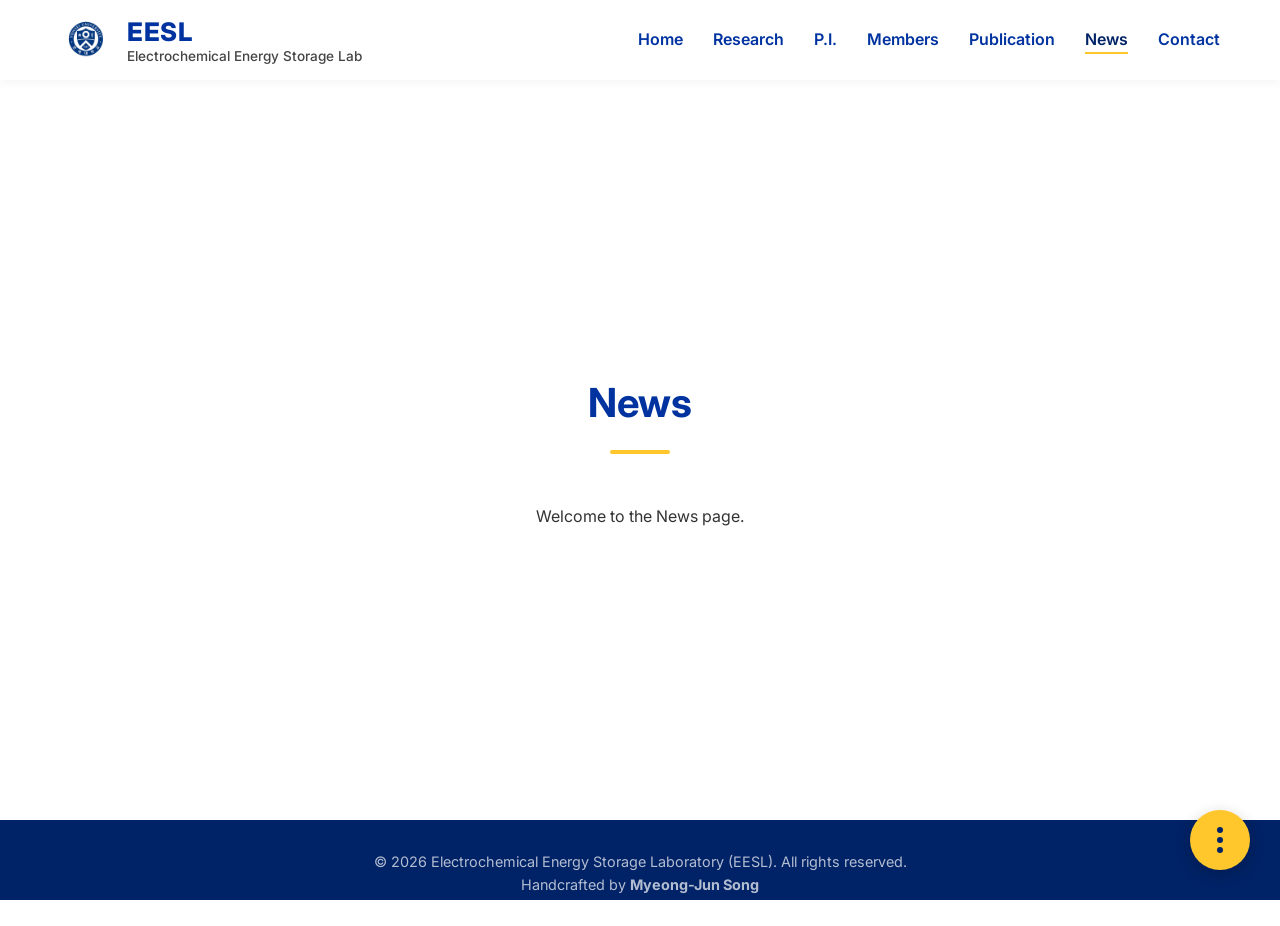
<file: news.html>
<!DOCTYPE html>

<html lang="en">
<head>
<meta charset="utf-8"/>
<meta content="width=device-width, initial-scale=1.0" name="viewport"/>
<title>News - EESL</title>
<link href="https://fonts.googleapis.com/css2?family=Inter:wght@300;400;600;700&amp;display=swap" rel="stylesheet"/>
<link href="style.css" rel="stylesheet"/>
<link href="./images/favicon.png" rel="icon" type="image/png"/>
<link href="./images/favicon.png" rel="apple-touch-icon"/>
</head>
<body>
<header class="header">
<div class="container header-content">
<a class="logo-container" href="index.html">
<img alt="EESL Logo" class="header-logo-img" src="./images/EESL logo.png"/>
<div class="logo-text-group">
<span class="logo-main-text">EESL</span>
<span class="logo-sub-text">Electrochemical Energy Storage Lab</span>
</div>
</a>
<nav class="nav">
<ul class="nav-list">
<li><a class="nav-link" href="index.html">Home</a></li>
<li><a class="nav-link" href="research.html">Research</a></li>
<li><a class="nav-link" href="pi.html">P.I.</a></li>
<li><a class="nav-link" href="member.html">Members</a></li>
<li><a class="nav-link" href="publication.html">Publication</a></li>
<li><a class="nav-link active" href="news.html">News</a></li>
<li><a class="nav-link" href="contact.html">Contact</a></li>
</ul>
</nav>
<button aria-label="Toggle Menu" class="mobile-menu-btn">
<span></span>
<span></span>
<span></span>
</button>
</div>
</header>
<main class="page-content">
<section class="section">
<div class="container text-center">
<h2 class="section-title">News</h2>
<p>Welcome to the News page.</p>
</div>
</section>
</main>
<footer class="footer">
<div class="container">
<p>© 2026 Electrochemical Energy Storage Laboratory (EESL). All rights reserved.</p>
<p>Handcrafted by <strong>Myeong-Jun Song</strong></p>
</div>
</footer>
<!-- Floating Quick Menu -->
<div class="floating-quick-menu">
<button aria-label="Toggle Quick Menu" class="quick-menu-toggle">
<span class="dot"></span>
<span class="dot"></span>
<span class="dot"></span>
</button>
<div class="quick-menu-content">
<a class="quick-link" href="index.html#home">Home</a>
<a class="quick-link" href="index.html#research">Research Area</a>
<a class="quick-link" href="index.html#publications">Selected Publications</a>
<a class="quick-link" href="index.html#contact">Contact Us</a>
</div>
</div>
<script src="script.js"></script>
</body>
</html>
</file>
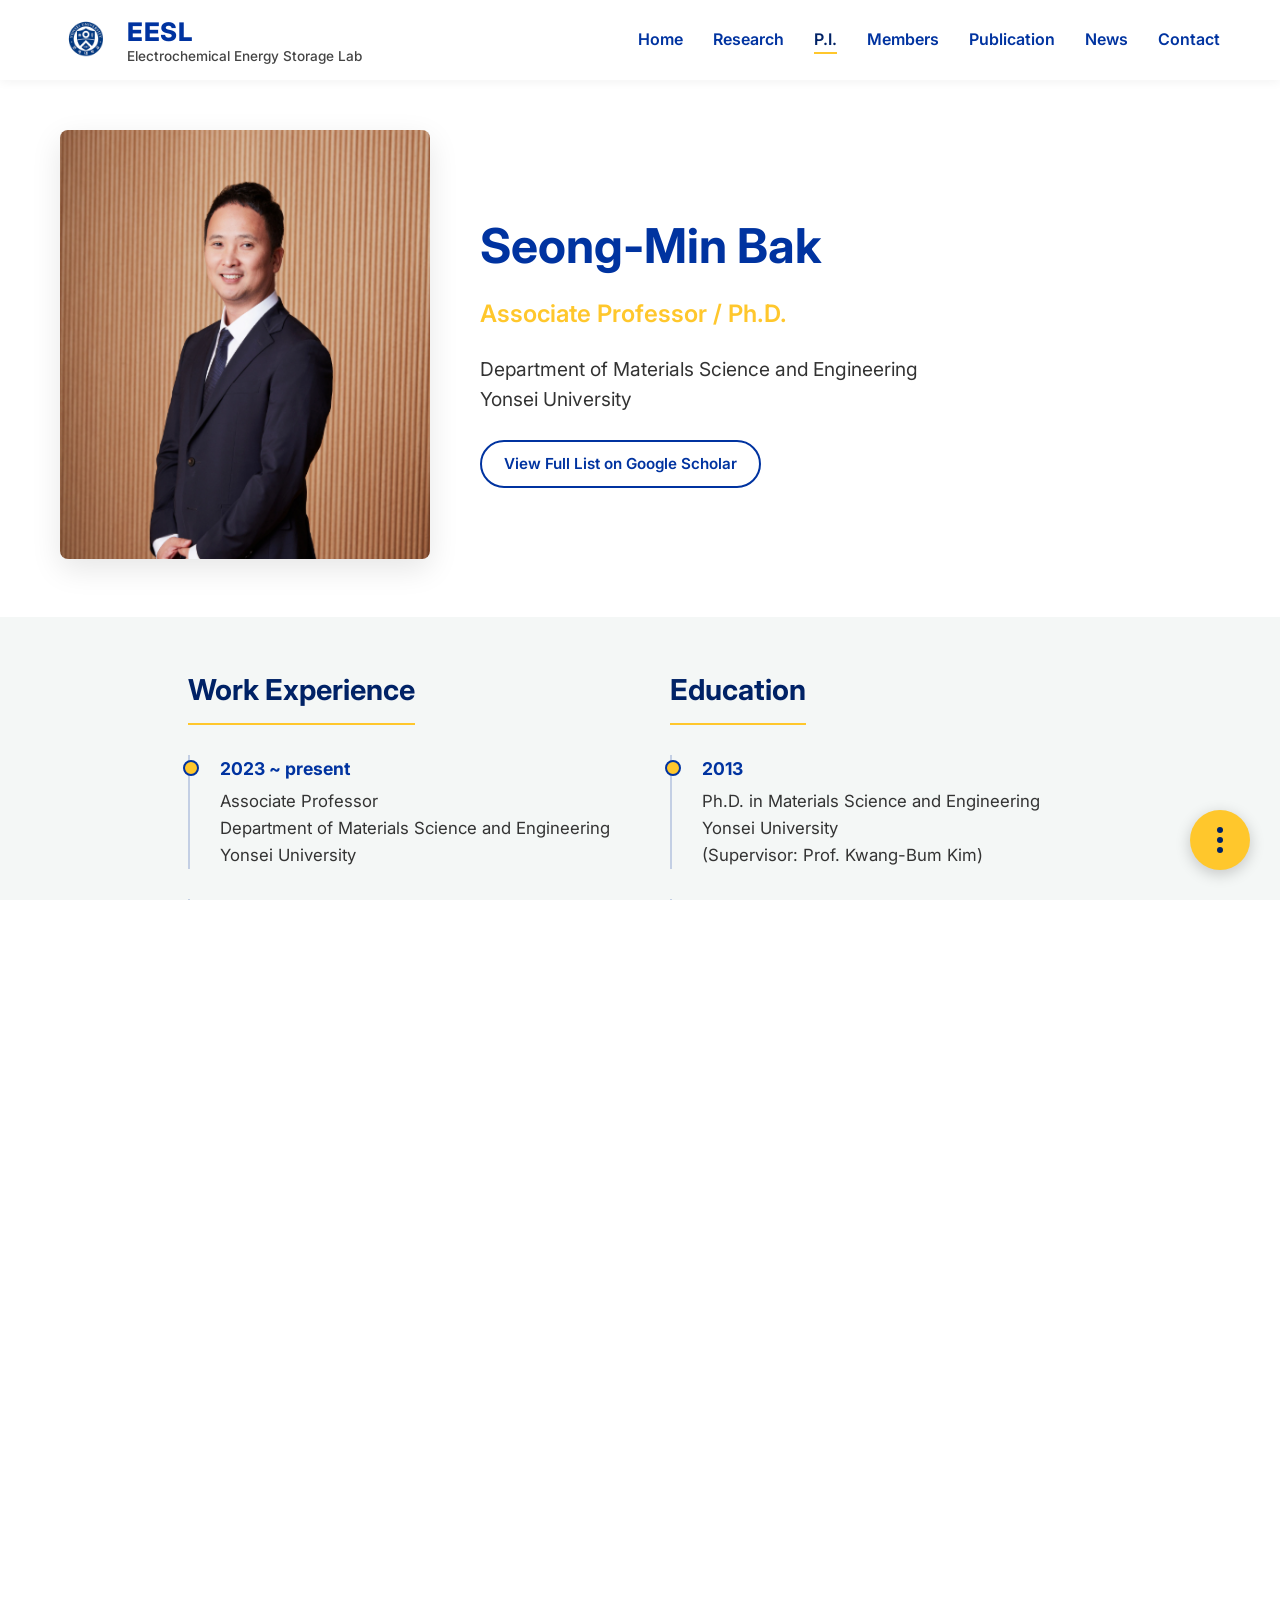
<file: pi.html>
<!DOCTYPE html>

<html lang="en">
<head>
<meta charset="utf-8"/>
<meta content="width=device-width, initial-scale=1.0" name="viewport"/>
<title>P.I. - EESL</title>
<link href="https://fonts.googleapis.com/css2?family=Inter:wght@300;400;600;700&amp;display=swap" rel="stylesheet"/>
<link href="style.css" rel="stylesheet"/>
<link href="./images/favicon.png" rel="icon" type="image/png"/>
<link href="./images/favicon.png" rel="apple-touch-icon"/>
</head>
<body>
<header class="header">
<div class="container header-content">
<a class="logo-container" href="index.html">
<img alt="EESL Logo" class="header-logo-img" src="./images/EESL logo.png"/>
<div class="logo-text-group">
<span class="logo-main-text">EESL</span>
<span class="logo-sub-text">Electrochemical Energy Storage Lab</span>
</div>
</a>
<nav class="nav">
<ul class="nav-list">
<li><a class="nav-link" href="index.html">Home</a></li>
<li><a class="nav-link" href="research.html">Research</a></li>
<li><a class="nav-link active" href="pi.html">P.I.</a></li>
<li><a class="nav-link" href="member.html">Members</a></li>
<li><a class="nav-link" href="publication.html">Publication</a></li>
<li><a class="nav-link" href="news.html">News</a></li>
<li><a class="nav-link" href="contact.html">Contact</a></li>
</ul>
</nav>
<button aria-label="Toggle Menu" class="mobile-menu-btn">
<span></span>
<span></span>
<span></span>
</button>
</div>
</header>
<main class="page-content">
<!-- Top Profile Area -->
<section class="section profile-section">
<div class="container">
<div class="profile-grid">
<div class="profile-image">
<img alt="Professor Seong-Min Bak" src="./images/professor.png" style="max-width:100%; border-radius: 8px;"/>
</div>
<div class="profile-info">
<h2 class="pi-name">Seong-Min Bak</h2>
<p class="pi-title">Associate Professor / Ph.D.</p>
<p class="pi-affiliation">Department of Materials Science and Engineering</p>
<p class="pi-affiliation">Yonsei University</p>
<a class="btn btn-outline" href="https://scholar.google.co.kr/citations?hl=ko&user=i6YsCV8AAAAJ&view_op=list_works" rel="noopener noreferrer" style="margin-top: 25px; font-weight: 600; padding: 10px 22px; border-radius: 30px; font-size: 0.95rem;" target="_blank">View Full List on Google Scholar</a>
</div>
</div>
</div>
</section>
<!-- Bottom History Area -->
<section class="section history-section bg-light">
<div class="container">
<div class="history-grid">
<!-- Left Column -->
<div class="history-col">
<div class="history-block work-experience">
<h3 class="history-title">Work Experience</h3>
<ul class="timeline">
<li>
<span class="timeline-date">2023 ~ present</span>
<div class="timeline-content">Associate Professor<br/>Department of Materials Science and Engineering<br/>Yonsei University</div>
</li>
<li>
<span class="timeline-date">2020 ~ 2023</span>
<div class="timeline-content">Staff Scientist<br/>National Synchrotron Light Source II<br/>Brookhaven National Laboratory</div>
</li>
<li>
<span class="timeline-date">2016 ~ 2020</span>
<div class="timeline-content">Staff Scientist<br/>Chemistry Division<br/>Brookhaven National Laboratory</div>
</li>
<li>
<span class="timeline-date">2013 ~ 2016</span>
<div class="timeline-content">Postdoctoral Research Associate<br/>Chemistry Division<br/>Brookhaven National Laboratory</div>
</li>
<li>
<span class="timeline-date">2010 ~ 2012</span>
<div class="timeline-content">Visiting Student<br/>Chemistry Division<br/>Brookhaven National Laboratory</div>
</li>
</ul>
</div>
<div class="history-block research-area">
<h3 class="history-title mt-4">Research Area</h3>
<ul class="timeline">
<li>
<div class="timeline-content">Synchrotron Based X-ray characterization</div>
</li>
<li>
<div class="timeline-content">Electrochemical Energy Storage Systems</div>
</li>
<li>
<div class="timeline-content">Next-generation Battery Materials</div>
</li>
</ul>
</div>
</div>
<!-- Right Column -->
<div class="history-col">
<div class="history-block education">
<h3 class="history-title">Education</h3>
<ul class="timeline">
<li>
<span class="timeline-date">2013</span>
<div class="timeline-content">Ph.D. in Materials Science and Engineering<br/>Yonsei University<br/>(Supervisor: Prof. Kwang-Bum Kim)</div>
</li>
<li>
<span class="timeline-date">2007</span>
<div class="timeline-content">B.S. in Metallurgical Engineering<br/>Yonsei University</div>
</li>
</ul>
</div>
</div>
</div>
</div>
</section>
</main>
<footer class="footer">
<div class="container">
<p>© 2026 Electrochemical Energy Storage Laboratory (EESL). All rights reserved.</p>
<p>Handcrafted by <strong>Myeong-Jun Song</strong></p>
</div>
</footer>
<!-- Floating Quick Menu -->
<div class="floating-quick-menu">
<button aria-label="Toggle Quick Menu" class="quick-menu-toggle">
<span class="dot"></span>
<span class="dot"></span>
<span class="dot"></span>
</button>
<div class="quick-menu-content">
<a class="quick-link" href="index.html#home">Home</a>
<a class="quick-link" href="index.html#research">Research Area</a>
<a class="quick-link" href="index.html#publications">Selected Publications</a>
<a class="quick-link" href="index.html#contact">Contact Us</a>
</div>
</div>
<script src="script.js"></script>
</body>
</html>
</file>
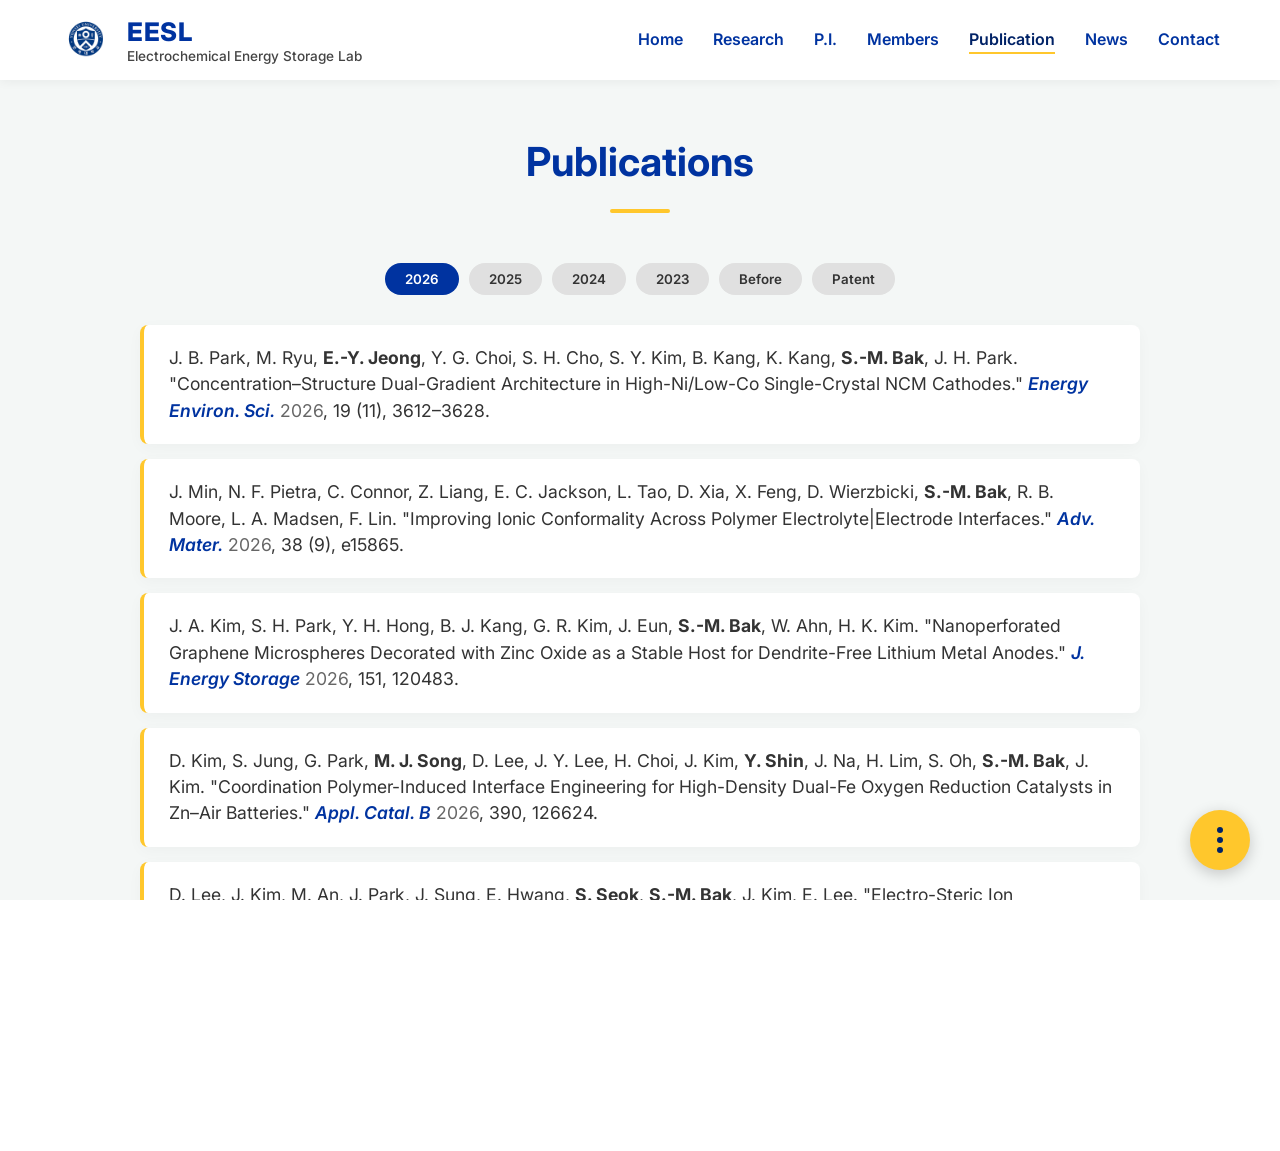
<file: publication.html>
<!DOCTYPE html>

<html lang="en">
<head>
<meta charset="utf-8"/>
<meta content="width=device-width, initial-scale=1.0" name="viewport"/>
<title>Publication | EESL</title>
<link href="https://fonts.googleapis.com/css2?family=Inter:wght@300;400;500;600;700;800&amp;display=swap" rel="stylesheet"/>
<link href="style.css" rel="stylesheet"/>
<style>
        .pub-link {
            text-decoration: none;
            color: inherit;
            display: block; /* makes the whole li area clickable */
        }
        .pub-link:hover {
            color: var(--primary-color, #0033A0);
        }
        .pub-link:hover strong {
            color: var(--primary-dark, #002266);
        }
        .pub-link:hover .journal {
            text-decoration: underline;
        }
    </style>
<link href="./images/favicon.png" rel="icon" type="image/png"/>
<link href="./images/favicon.png" rel="apple-touch-icon"/>
</head>
<body>
<header class="header">
<div class="container header-content">
<a class="logo-container" href="index.html">
<img alt="EESL Logo" class="header-logo-img" src="./images/EESL logo.png"/>
<div class="logo-text-group">
<span class="logo-main-text">EESL</span>
<span class="logo-sub-text">Electrochemical Energy Storage Lab</span>
</div>
</a>
<nav class="nav">
<ul class="nav-list">
<li><a class="nav-link" href="index.html">Home</a></li>
<li><a class="nav-link" href="research.html">Research</a></li>
<li><a class="nav-link" href="pi.html">P.I.</a></li>
<li><a class="nav-link" href="member.html">Members</a></li>
<li><a class="nav-link active" href="publication.html">Publication</a></li>
<li><a class="nav-link" href="news.html">News</a></li>
<li><a class="nav-link" href="contact.html">Contact</a></li>
</ul>
</nav>
<button aria-label="Toggle Menu" class="mobile-menu-btn">
<span></span>
<span></span>
<span></span>
</button>
</div>
</header>
<main class="page-content">
<section class="section bg-light">
<div class="container">
<h2 class="section-title">Publications</h2>
<div class="publications-container">
<div class="tabs-container" style="display: flex; gap: 10px; margin-bottom: 30px; justify-content: center; flex-wrap: wrap;">
<button class="tab-btn active" data-target="2026" style="padding: 8px 20px; border: none; border-radius: 20px; background: #0033A0; color: white; cursor: pointer; font-weight: 600; font-family: 'Inter', sans-serif;">2026</button>
<button class="tab-btn" data-target="2025" style="padding: 8px 20px; border: none; border-radius: 20px; background: #e0e0e0; color: #333; cursor: pointer; font-weight: 600; font-family: 'Inter', sans-serif;">2025</button>
<button class="tab-btn" data-target="2024" style="padding: 8px 20px; border: none; border-radius: 20px; background: #e0e0e0; color: #333; cursor: pointer; font-weight: 600; font-family: 'Inter', sans-serif;">2024</button>
<button class="tab-btn" data-target="2023" style="padding: 8px 20px; border: none; border-radius: 20px; background: #e0e0e0; color: #333; cursor: pointer; font-weight: 600; font-family: 'Inter', sans-serif;">2023</button>
<button class="tab-btn" data-target="before-archive" style="padding: 8px 20px; border: none; border-radius: 20px; background: #e0e0e0; color: #333; cursor: pointer; font-weight: 600; font-family: 'Inter', sans-serif;">Before</button>
<button class="tab-btn" data-target="Patent" style="padding: 8px 20px; border: none; border-radius: 20px; background: #e0e0e0; color: #333; cursor: pointer; font-weight: 600; font-family: 'Inter', sans-serif;">Patent</button>
</div>
<div class="tab-content active" id="2026">
<ul class="publication-list pub-list"></ul>
</div>
<div class="tab-content" id="2025" style="display: none;">
<ul class="publication-list pub-list"></ul>
</div>
<div class="tab-content" id="2024" style="display: none;">
<ul class="publication-list pub-list"></ul>
</div>
<div class="tab-content" id="2023" style="display: none;">
<ul class="publication-list pub-list"></ul>
</div>
<div class="tab-content" id="before-archive" style="display: none;">
</div>
<div class="tab-content" id="Patent" style="display: none;">
<ul class="publication-list pub-list"></ul>
</div>
</div>
</div>

</section>
</main>
<footer class="footer">
<div class="container">
<p>© 2026 Electrochemical Energy Storage Laboratory (EESL). All rights reserved.</p>
<p>Handcrafted by <strong>Myeong-Jun Song</strong></p>
</div>
</footer>
<!-- Floating Quick Menu -->
<div class="floating-quick-menu active">
<button aria-label="Toggle Quick Menu" class="quick-menu-toggle">
<span class="dot"></span>
<span class="dot"></span>
<span class="dot"></span>
</button>
<div class="quick-menu-content">
<a class="quick-link" href="index.html#home">Home</a>
<a class="quick-link" href="index.html#research">Research Area</a>
<a class="quick-link" href="index.html#publications">Selected Publications</a>
<a class="quick-link" href="index.html#contact">Contact Us</a>
</div>
</div>
<script src="publications.js"></script>
<script src="script.js"></script>
</body>
</html>
</file>
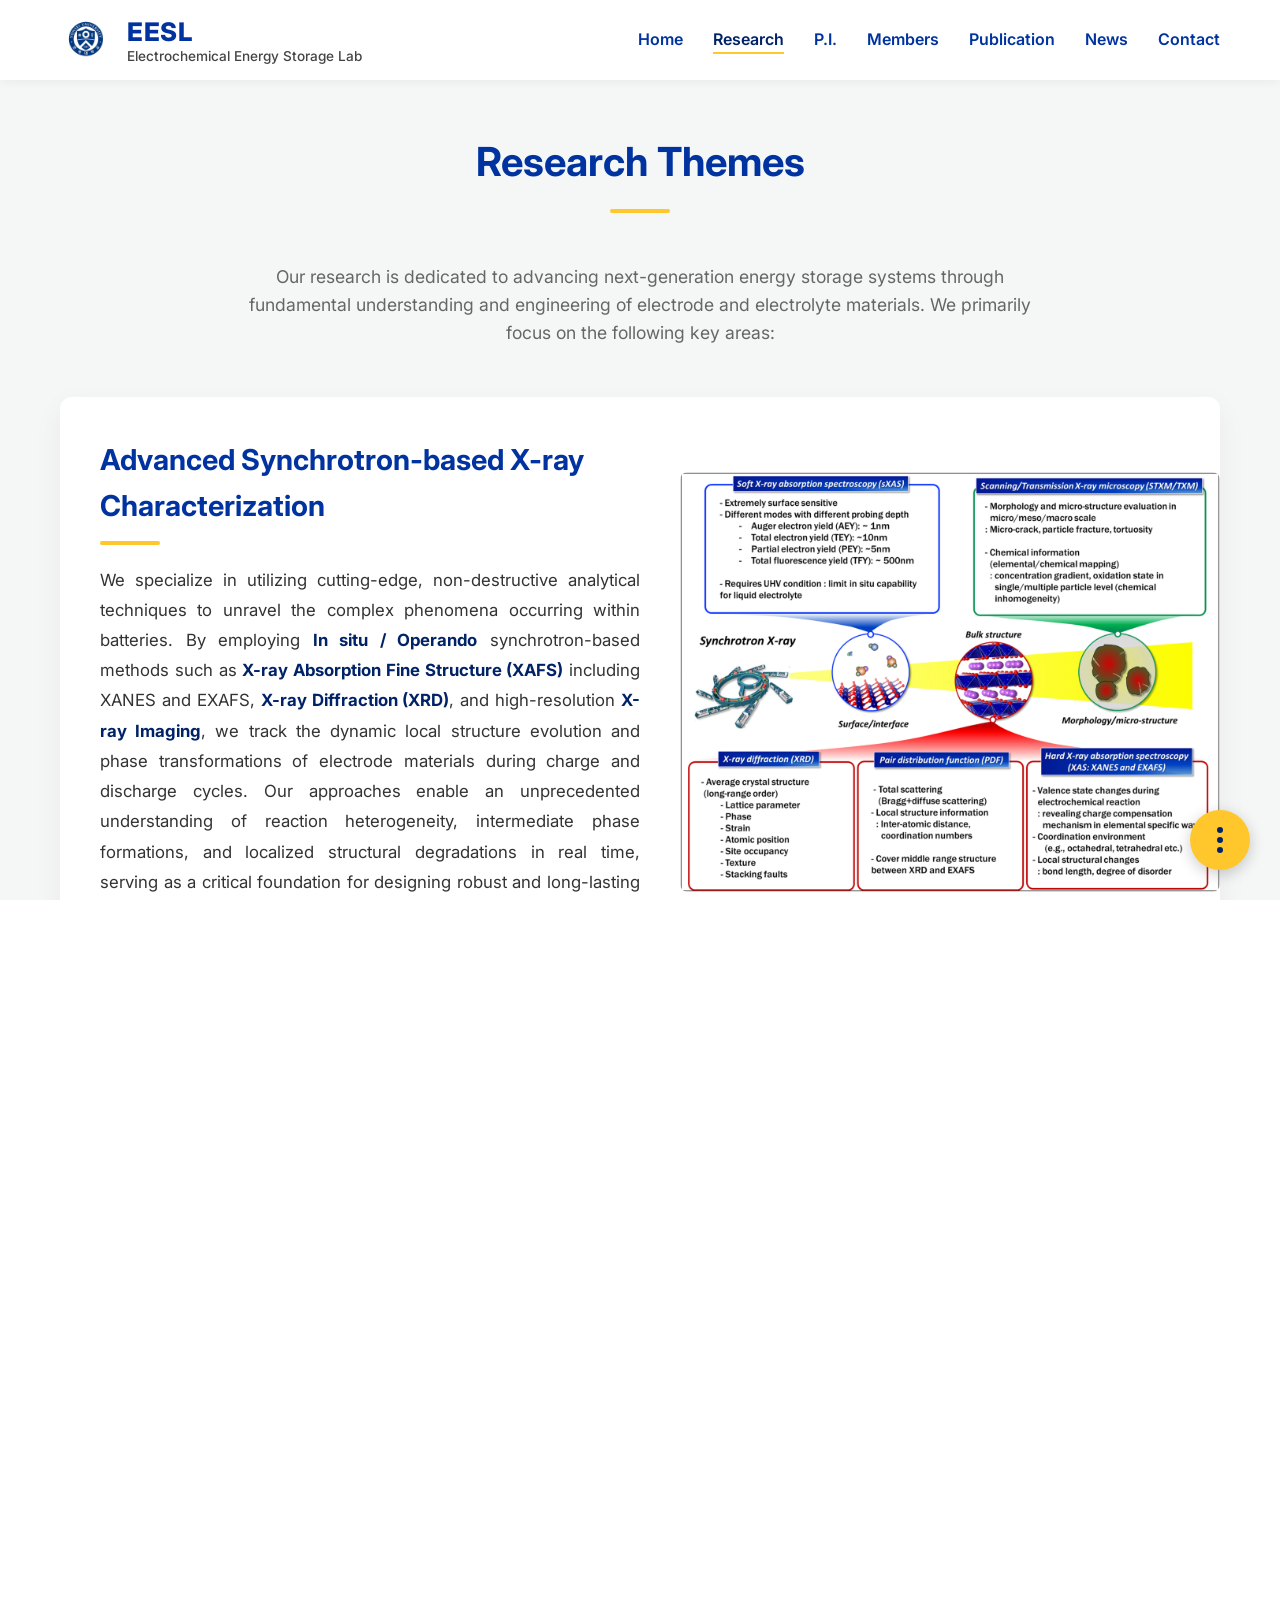
<file: research.html>
<!DOCTYPE html>

<html lang="en">
<head>
<meta charset="utf-8"/>
<meta content="width=device-width, initial-scale=1.0" name="viewport"/>
<title>EESL | Electrochemical Energy Storage Laboratory</title>
<link href="https://fonts.googleapis.com/css2?family=Inter:wght@300;400;600;700&amp;display=swap" rel="stylesheet"/>
<link href="style.css" rel="stylesheet"/>
<link href="./images/favicon.png" rel="icon" type="image/png"/>
<link href="./images/favicon.png" rel="apple-touch-icon"/>
</head>
<body>
<header class="header">
<div class="container header-content">
<a class="logo-container" href="index.html">
<img alt="EESL Logo" class="header-logo-img" src="./images/EESL logo.png"/>
<div class="logo-text-group">
<span class="logo-main-text">EESL</span>
<span class="logo-sub-text">Electrochemical Energy Storage Lab</span>
</div>
</a>
<nav class="nav">
<ul class="nav-list">
<li><a class="nav-link" href="index.html">Home</a></li>
<li><a class="nav-link active" href="research.html">Research</a></li>
<li><a class="nav-link" href="pi.html">P.I.</a></li>
<li><a class="nav-link" href="member.html">Members</a></li>
<li><a class="nav-link" href="publication.html">Publication</a></li>
<li><a class="nav-link" href="news.html">News</a></li>
<li><a class="nav-link" href="contact.html">Contact</a></li>
</ul>
</nav>
<button aria-label="Toggle Menu" class="mobile-menu-btn">
<span></span>
<span></span>
<span></span>
</button>
</div>
</header>
<main class="page-content">
<section class="section bg-light">
<div class="container">
<h2 class="section-title">Research Themes</h2>
<p class="text-center mb-4" style="max-width: 800px; margin: 0 auto 50px auto; font-size: 1.1rem; color: var(--text-muted); line-height: 1.6;">
                    Our research is dedicated to advancing next-generation energy storage systems through fundamental understanding and engineering of electrode and electrolyte materials. We primarily focus on the following key areas:
                </p>
<div class="research-grid">
<!-- Theme 1 -->
<div class="research-card">
<div class="research-content">
<h3 class="research-title">Advanced Synchrotron-based X-ray Characterization</h3>
<p class="research-desc">
                                We specialize in utilizing cutting-edge, non-destructive analytical techniques to unravel the complex phenomena occurring within batteries. By employing <strong>In situ / Operando</strong> synchrotron-based methods such as <strong>X-ray Absorption Fine Structure (XAFS)</strong> including XANES and EXAFS, <strong>X-ray Diffraction (XRD)</strong>, and high-resolution <strong>X-ray Imaging</strong>, we track the dynamic local structure evolution and phase transformations of electrode materials during charge and discharge cycles. Our approaches enable an unprecedented understanding of reaction heterogeneity, intermediate phase formations, and localized structural degradations in real time, serving as a critical foundation for designing robust and long-lasting energy storage materials.
                            </p>
</div>
<div class="research-img-box" style="border: none; background: transparent; padding: 0; box-shadow: none;">
<img alt="Synchrotron-based X-ray Characterization Mechanism" src="./reshearch/1.png" style="max-width: 100%; height: auto; border-radius: 8px;"/>
</div>
</div>
<!-- Theme 2 -->
<div class="research-card reverse">
<div class="research-content">
<h3 class="research-title">Next-Generation Alkali-Ion Batteries</h3>
<p class="research-desc">
                                As the demand for high-energy density and economically viable power sources escalates, our laboratory drives the development of next-generation <strong>Lithium-ion (Li-ion), Sodium-ion (Na-ion), and Potassium-ion (K-ion) battery</strong> systems. A major part of our effort is dedicated to exploring <strong>amorphous and highly disordered materials</strong>, as well as multi-component nanocomposite anodes. Through rigorous electrochemical evaluation and multi-scale characterizations, we elucidate the multi-step phase transitions and fundamental storage mechanisms that govern their performance. By fundamentally controlling the electrochemical reactivity and structural stability, we aim to bridge the gap between academic discovery and practical commercial viability for large-scale applications.
                            </p>
</div>
<div class="research-img-box" style="border: none; background: transparent; padding: 0; box-shadow: none;">
<img alt="Alkali-Ion Battery Energy Density and Solvation Diagram" src="./reshearch/2.jpg" style="max-width: 100%; height: auto; border-radius: 8px;"/>
</div>
</div>
<!-- Theme 3 -->
<div class="research-card">
<div class="research-content">
<h3 class="research-title">All-Solid-State Batteries</h3>
<p class="research-desc">
                                To overcome the inherent flammability issues associated with conventional liquid electrolytes, we are at the forefront of developing <strong>All-Solid-State Batteries (ASSBs)</strong>. Our research targets the rational design and synthesis of superionic solid electrolytes and investigates their complex interfacial phenomena with various electrode configurations. We deeply analyze the ion conduction mechanisms, identify the root causes of interfacial resistance, and design novel surface-coating strategies to suppress detrimental side reactions and dendrite growth. By deciphering the unique degradation mechanisms within the solid-state environment, we pave the way for the ultimate safety and superior energy density of next-generation solid-state architectures.
                            </p>
</div>
<div class="research-img-box" style="border: none; background: transparent; padding: 0; box-shadow: none;">
<img alt="Solid-State Battery Interfacial Structure Diagram" src="./reshearch/3.webp" style="max-width: 100%; height: auto; border-radius: 8px;"/>
</div>
</div>
</div>
</div>
</section>
</main>
<footer class="footer">
<div class="container">
<p>© 2026 Electrochemical Energy Storage Laboratory (EESL). All rights reserved.</p>
<p>Handcrafted by <strong>Myeong-Jun Song</strong></p>
</div>
</footer>
<!-- Floating Quick Menu -->
<div class="floating-quick-menu active">
<button aria-label="Toggle Quick Menu" class="quick-menu-toggle">
<span class="dot"></span>
<span class="dot"></span>
<span class="dot"></span>
</button>
<div class="quick-menu-content">
<a class="quick-link" href="index.html#home">Home</a>
<a class="quick-link" href="index.html#research">Research Area</a>
<a class="quick-link" href="index.html#publications">Selected Publications</a>
<a class="quick-link" href="index.html#contact">Contact Us</a>
</div>
</div>
<script src="script.js"></script>
</body>
</html>
</file>
<file: style.css>
:root {
    --primary-color: #0033A0; /* Deep Blue */
    --primary-dark: #002266;
    --accent-color: #FFC72C; /* Yellow */
    --accent-hover: #FFD659;
    --bg-color: #ffffff;
    --bg-light: #f4f7f6;
    --text-main: #333333;
    --text-muted: #666666;
    --white: #ffffff;
    --transition: all 0.3s ease;
}

* {
    margin: 0;
    padding: 0;
    box-sizing: border-box;
}

html {
    scroll-behavior: smooth;
    scroll-padding-top: 80px; /* offset for fixed header */
}

body {
    font-family: 'Inter', sans-serif;
    color: var(--text-main);
    line-height: 1.6;
    background-color: var(--bg-color);
}

a {
    text-decoration: none;
    color: inherit;
}

ul {
    list-style: none;
}

.container {
    max-width: 1200px;
    margin: 0 auto;
    padding: 0 20px;
}

/* Header & Nav */
.header {
    position: fixed;
    top: 0;
    left: 0;
    width: 100%;
    background-color: rgba(255, 255, 255, 0.95);
    backdrop-filter: blur(10px);
    box-shadow: 0 2px 10px rgba(0,0,0,0.05);
    z-index: 1000;
    transition: var(--transition);
}

.header-content {
    display: flex;
    justify-content: space-between;
    align-items: center;
    height: 80px;
}

.logo img {
    height: 50px;
    width: auto;
    object-fit: contain;
    display: block;
}

.nav-list {
    display: flex;
    gap: 30px;
}

.nav-link {
    font-weight: 600;
    color: var(--primary-color);
    position: relative;
    padding: 5px 0;
    transition: var(--transition);
}

.nav-link::after {
    content: '';
    position: absolute;
    bottom: 0;
    left: 0;
    width: 0;
    height: 2px;
    background-color: var(--accent-color);
    transition: var(--transition);
}

.nav-link:hover::after,
.nav-link.active::after {
    width: 100%;
}

.nav-link:hover,
.nav-link.active {
    color: var(--primary-dark);
}

/* Page Content for Multi-page */
.page-content {
    padding-top: 80px;
    min-height: calc(100vh - 80px);
    display: flex;
    flex-direction: column;
}

.page-content > .section {
    flex: 1;
    display: flex;
    flex-direction: column;
    justify-content: center;
}

/* Hero Section */
.hero {
    min-height: 100vh;
    display: flex;
    align-items: center;
    position: relative;
    background: linear-gradient(135deg, var(--primary-dark) 0%, var(--primary-color) 100%);
    color: var(--white);
    padding-top: 80px;
}

.hero-bg {
    position: absolute;
    top: 0;
    left: 0;
    width: 100%;
    height: 100%;
    background-image: radial-gradient(circle at 20% 50%, rgba(255, 199, 44, 0.1) 0%, transparent 50%),
                      radial-gradient(circle at 80% 80%, rgba(255, 199, 44, 0.05) 0%, transparent 50%);
    z-index: 1;
}

.hero-content-grid {
    position: relative;
    z-index: 2;
    display: grid;
    grid-template-columns: 1fr 1fr;
    gap: 40px;
    align-items: center;
    width: 100%;
}

.hero-text {
    text-align: left;
}

.hero-title {
    font-size: 3.5rem;
    font-weight: 700;
    margin-bottom: 20px;
    line-height: 1.2;
}

.hero-subtitle {
    font-size: 1.25rem;
    font-weight: 300;
    color: rgba(255,255,255,0.9);
}

.hero-image {
    display: flex;
    width: 100%;
    justify-content: center;
    align-items: center;
}

.hero-placeholder-img {
    max-width: 100%;
    height: auto;
    border-radius: 12px;
    box-shadow: 0 20px 40px rgba(0,0,0,0.2);
    min-height: 300px;
    background-color: rgba(255,255,255,0.1);
    border: 2px dashed rgba(255,255,255,0.3);
    object-fit: cover;
}

/* Buttons */
.btn {
    display: inline-block;
    padding: 12px 30px;
    border-radius: 30px;
    font-weight: 600;
    cursor: pointer;
    transition: var(--transition);
    border: 2px solid transparent;
}

.btn-primary {
    background-color: var(--accent-color);
    color: var(--primary-dark);
}

.btn-primary:hover {
    background-color: var(--accent-hover);
    transform: translateY(-2px);
    box-shadow: 0 4px 15px rgba(255, 199, 44, 0.4);
}

.btn-outline {
    background-color: transparent;
    border-color: var(--primary-color);
    color: var(--primary-color);
}

.btn-outline:hover {
    background-color: var(--primary-color);
    color: var(--white);
}

/* Sections */
.section {
    padding: 50px 0;
}

/* P.I. Profile Section */
.profile-grid {
    display: grid;
    grid-template-columns: 1fr 2fr;
    gap: 50px;
    align-items: center;
}

.profile-image img {
    width: 100%;
    box-shadow: 0 10px 30px rgba(0,0,0,0.1);
}

.profile-info {
    text-align: left;
}

.pi-name {
    font-size: 3rem;
    font-weight: 700;
    color: var(--primary-color);
    margin-bottom: 10px;
}

.pi-title {
    font-size: 1.5rem;
    color: var(--accent-color);
    font-weight: 600;
    margin-bottom: 20px;
}

.pi-affiliation {
    font-size: 1.2rem;
    color: var(--text-main);
    line-height: 1.6;
}

/* History Section */
.history-grid {
    display: grid;
    grid-template-columns: 1fr 1fr;
    gap: 60px;
}

.history-title {
    font-size: 1.8rem;
    color: var(--primary-dark);
    margin-bottom: 30px;
    border-bottom: 2px solid var(--accent-color);
    padding-bottom: 10px;
    display: inline-block;
}

.mt-4 {
    margin-top: 40px;
}

/* Timeline Style */
.timeline {
    list-style: none;
    padding: 0;
    margin: 0;
}

.timeline li {
    position: relative;
    padding-left: 30px;
    margin-bottom: 30px;
    border-left: 2px solid rgba(0, 51, 160, 0.2);
}

.timeline li::before {
    content: '';
    position: absolute;
    left: -7px;
    top: 5px;
    width: 12px;
    height: 12px;
    border-radius: 50%;
    background-color: var(--accent-color);
    border: 2px solid var(--primary-color);
}

.timeline-date {
    display: block;
    font-weight: 700;
    color: var(--primary-color);
    margin-bottom: 5px;
    font-size: 1.1rem;
}

.timeline-content {
    color: var(--text-main);
    line-height: 1.6;
    font-size: 1.05rem;
}

/* Member Card Styles */
.members-list {
    display: flex;
    flex-direction: column;
    gap: 30px;
    max-width: 900px;
    margin: 0 auto;
}

.member-card {
    background: var(--white);
    border-radius: 12px;
    box-shadow: 0 4px 15px rgba(0,0,0,0.05);
    overflow: hidden;
    transition: var(--transition);
    border: 1px solid rgba(0,0,0,0.05);
}

.member-card:hover {
    box-shadow: 0 10px 30px rgba(0,0,0,0.1);
}

.member-card-main {
    display: flex;
    padding: 30px;
    gap: 30px;
    align-items: center;
}

.member-image {
    flex-shrink: 0;
    width: 150px;
    height: 150px;
    border-radius: 50%;
    overflow: hidden;
    border: 3px solid var(--primary-color);
    box-shadow: 0 4px 10px rgba(0,0,0,0.1);
}

.member-image img {
    width: 100%;
    height: 100%;
    object-fit: cover;
}

.member-info {
    flex-grow: 1;
    display: flex;
    flex-direction: column;
    justify-content: center;
}

.member-header {
    display: flex;
    justify-content: space-between;
    align-items: center;
    margin-bottom: 20px;
    border-bottom: 2px solid var(--accent-color);
    padding-bottom: 10px;
}

.member-name {
    display: flex;
    align-items: baseline;
    gap: 10px;
}

.name-eng {
    font-size: 1.8rem;
    font-weight: 700;
    color: var(--primary-dark);
}

.name-kor {
    font-size: 1.2rem;
    color: var(--text-muted);
}

.btn-detail {
    background-color: transparent;
    border: 2px solid var(--primary-color);
    color: var(--primary-color);
    padding: 6px 15px;
    border-radius: 20px;
    font-weight: 600;
    font-size: 0.9rem;
    cursor: pointer;
    transition: var(--transition);
}

.btn-detail.active {
    background-color: var(--primary-color);
    color: var(--white);
}

@media (hover: hover) {
    .btn-detail:hover {
        background-color: var(--primary-color);
        color: var(--white);
    }
}

.member-contact {
    font-size: 1.1rem;
    color: var(--text-main);
}

.member-contact p {
    margin-bottom: 8px;
    line-height: 1.5;
}

.member-contact p:last-child {
    margin-bottom: 0;
}

.member-contact strong {
    color: var(--primary-dark);
    margin-right: 5px;
}

.member-contact a {
    color: var(--primary-color);
    text-decoration: underline;
    transition: var(--transition);
}

.member-contact a:hover {
    color: var(--primary-dark);
}

.member-detail-section {
    padding: 0 30px;
    max-height: 0;
    overflow: hidden;
    transition: max-height 0.4s cubic-bezier(0.4, 0, 0.2, 1), padding 0.4s cubic-bezier(0.4, 0, 0.2, 1), opacity 0.3s ease-out;
    opacity: 0;
    background-color: var(--bg-light);
    border-top: 1px solid transparent;
}

.member-detail-section.open {
    padding: 30px;
    max-height: 500px;
    opacity: 1;
    border-top: 1px solid rgba(0,0,0,0.05);
}

.detail-title {
    font-size: 1.1rem;
    color: var(--primary-color);
    margin-bottom: 15px;
    letter-spacing: 1px;
    font-weight: 700;
}

.detail-content {
    color: var(--text-main);
    line-height: 1.6;
    font-size: 1.05rem;
}

.detail-list {
    list-style: none;
    padding: 0;
    margin: 0;
}

.detail-list li {
    position: relative;
    padding-left: 20px;
    margin-bottom: 12px;
    color: var(--text-main);
    line-height: 1.6;
    font-size: 1.05rem;
}

.detail-list li::before {
    content: '';
    position: absolute;
    left: 0;
    top: 9px;
    width: 8px;
    height: 8px;
    background-color: var(--accent-color);
    border: 2px solid var(--primary-color);
    border-radius: 50%;
}

/* Specifically target Contact section to shrink height */
#contact.section {
    padding: 40px 0;
}

.section-title {
    text-align: center;
    font-size: 2.5rem;
    color: var(--primary-color);
    margin-bottom: 50px;
    position: relative;
}

.section-title::after {
    content: '';
    display: block;
    width: 60px;
    height: 4px;
    background-color: var(--accent-color);
    margin: 15px auto 0;
    border-radius: 2px;
}

.section-title.text-white {
    color: var(--white);
}

.bg-light {
    background-color: var(--bg-light);
}

.bg-deep {
    background-color: var(--primary-color);
    color: var(--white);
}

.text-center {
    text-align: center;
}

.mb-4 {
    margin-bottom: 30px;
}

/* Publication List */
.publications-container {
    max-width: 1000px;
    margin: 0 auto;
    text-align: left;
}

.year-section {
    margin-bottom: 60px;
}

.year-title {
    font-size: 2.2rem;
    color: var(--primary-color);
    border-bottom: 3px solid var(--accent-color);
    display: inline-block;
    padding-bottom: 8px;
    margin-bottom: 30px;
    font-weight: 700;
}

.publication-list {
    list-style: none;
    text-align: left;
    max-width: 1000px;
    margin: 0 auto 40px auto;
    padding: 0;
}

.publication-list li {
    background: var(--white);
    padding: 20px 25px;
    margin-bottom: 15px;
    border-radius: 8px;
    box-shadow: 0 4px 15px rgba(0,0,0,0.03);
    border-left: 4px solid var(--accent-color);
    font-size: 1.1rem;
    line-height: 1.5;
    transition: var(--transition);
}

.publication-list li:hover {
    transform: translateX(5px);
    box-shadow: 0 8px 25px rgba(0,0,0,0.08);
}

.publication-list .journal, .publication-list i {
    font-style: italic;
    color: var(--primary-color);
    font-weight: 600;
}

.publication-list .year {
    color: var(--text-muted);
    font-weight: 400;
}

/* Grid & Cards */
.grid {
    display: grid;
    grid-template-columns: repeat(auto-fit, minmax(300px, 1fr));
    gap: 30px;
}

.card {
    background-color: var(--white);
    padding: 40px 30px;
    border-radius: 12px;
    box-shadow: 0 10px 30px rgba(0,0,0,0.05);
    text-align: center;
    transition: var(--transition);
    border-bottom: 4px solid transparent;
}

.card:hover {
    transform: translateY(-10px);
    border-bottom-color: var(--accent-color);
    box-shadow: 0 15px 40px rgba(0,0,0,0.1);
}

.card-icon {
    font-size: 3rem;
    margin-bottom: 20px;
}

.card h3 {
    color: var(--primary-color);
    margin-bottom: 15px;
    font-size: 1.5rem;
}

.card p {
    color: var(--text-muted);
}

/* Contact Grid Layout */
.contact-grid {
    display: grid;
    grid-template-columns: 1.2fr 1fr;
    gap: 40px;
    align-items: stretch;
    margin-top: 20px;
}

.contact-map {
    width: 100%;
    min-height: 350px;
    border-radius: 12px;
    overflow: hidden;
    box-shadow: 0 10px 30px rgba(0,0,0,0.2);
}

.contact-map iframe {
    width: 100%;
    height: 100%;
    border: none;
}

.contact-info-card {
    background: rgba(255, 255, 255, 0.1);
    backdrop-filter: blur(10px);
    border: 1px solid rgba(255,255,255,0.2);
    padding: 40px;
    border-radius: 12px;
    text-align: left;
    display: flex;
    flex-direction: column;
    justify-content: center;
    box-shadow: 0 10px 30px rgba(0,0,0,0.1);
}

.contact-info-card h3 {
    font-size: 1.6rem;
    color: var(--accent-color);
    margin-bottom: 20px;
    line-height: 1.3;
}

.contact-info-card p {
    font-size: 1.1rem;
    margin-bottom: 15px;
    color: var(--white);
    line-height: 1.6;
}

.contact-info-card p strong {
    font-weight: 600;
}

.contact-info-card .email a {
    color: var(--accent-color);
    text-decoration: underline;
    transition: var(--transition);
}

.contact-info-card .email a:hover {
    color: var(--white);
}

/* Footer */
.footer {
    background-color: var(--primary-dark);
    color: rgba(255,255,255,0.7);
    text-align: center;
    padding: 30px 0;
    font-size: 0.9rem;
}

/* Floating Quick Menu */
.floating-quick-menu {
    position: fixed;
    bottom: 30px;
    right: 30px;
    z-index: 1001;
    display: flex;
    flex-direction: column;
    align-items: flex-end;
}

.quick-menu-toggle {
    width: 60px;
    height: 60px;
    border-radius: 50%;
    background-color: var(--accent-color);
    border: none;
    cursor: pointer;
    box-shadow: 0 4px 15px rgba(0,0,0,0.2);
    display: flex;
    flex-direction: column;
    justify-content: center;
    align-items: center;
    gap: 4px;
    transition: var(--transition);
    z-index: 2;
}

.quick-menu-toggle:hover {
    transform: scale(1.05);
    background-color: var(--accent-hover);
}

.quick-menu-toggle .dot {
    width: 6px;
    height: 6px;
    border-radius: 50%;
    background-color: var(--primary-dark);
    transition: var(--transition);
}

.quick-menu-toggle.active .dot:nth-child(1) {
    transform: translateY(10px) rotate(45deg);
    width: 25px;
    height: 3px;
    border-radius: 2px;
}
.quick-menu-toggle.active .dot:nth-child(2) {
    opacity: 0;
}
.quick-menu-toggle.active .dot:nth-child(3) {
    transform: translateY(-10px) rotate(-45deg);
    width: 25px;
    height: 3px;
    border-radius: 2px;
}

.quick-menu-content {
    position: absolute;
    bottom: 70px;
    right: 0;
    background-color: var(--white);
    border-radius: 12px;
    box-shadow: 0 10px 30px rgba(0,0,0,0.15);
    padding: 10px 0;
    display: flex;
    flex-direction: column;
    width: max-content;
    opacity: 0;
    visibility: hidden;
    transform: translateY(20px);
    transition: all 0.3s cubic-bezier(0.175, 0.885, 0.32, 1.275);
    z-index: 1;
}

.quick-menu-content.show {
    opacity: 1;
    visibility: visible;
    transform: translateY(0);
}

.quick-link {
    padding: 12px 25px;
    color: var(--primary-color);
    font-weight: 600;
    transition: var(--transition);
    border-left: 3px solid transparent;
}

.quick-link:hover, .quick-link.active {
    background-color: var(--bg-light);
    color: var(--primary-dark);
    border-left-color: var(--accent-color);
}

/* Mobile Menu Button */
.mobile-menu-btn {
    display: none;
    background: none;
    border: none;
    cursor: pointer;
    flex-direction: column;
    gap: 6px;
}

.mobile-menu-btn span {
    display: block;
    width: 30px;
    height: 3px;
    background-color: var(--primary-color);
    transition: var(--transition);
}

/* Research Page Styles */
.research-grid {
    display: flex;
    flex-direction: column;
    gap: 60px;
    margin-top: 30px;
}

.research-card {
    display: flex;
    flex-direction: column;
    background: var(--white);
    border-radius: 12px;
    box-shadow: 0 10px 30px rgba(0,0,0,0.05);
    overflow: hidden;
    transition: transform 0.3s ease;
}

.research-card:hover {
    transform: translateY(-5px);
}

@media (min-width: 992px) {
    .research-card {
        flex-direction: row;
        align-items: stretch;
    }
    .research-card.reverse {
        flex-direction: row-reverse;
    }
}

.research-content {
    flex: 1;
    padding: 40px;
    display: flex;
    flex-direction: column;
    justify-content: center;
}

.research-title {
    font-size: 1.8rem;
    color: var(--primary-color);
    margin-bottom: 20px;
    position: relative;
    padding-bottom: 15px;
}

.research-title::after {
    content: '';
    position: absolute;
    bottom: 0;
    left: 0;
    width: 60px;
    height: 4px;
    background-color: var(--accent-color);
    border-radius: 2px;
}

.research-desc {
    color: var(--text-main);
    line-height: 1.8;
    font-size: 1.05rem;
    text-align: justify;
}

.research-desc strong {
    color: var(--primary-dark);
}

.research-img-box {
    flex: 1;
    min-height: 300px;
    background-color: #f0f2f5;
    display: flex;
    align-items: center;
    justify-content: center;
    border-left: 1px solid rgba(0,0,0,0.05);
}

@media (min-width: 992px) {
    .research-card.reverse .research-img-box {
        border-left: none;
        border-right: 1px solid rgba(0,0,0,0.05);
    }
}

.placeholder-text {
    color: #9aa0a6;
    font-weight: 600;
    font-size: 1.1rem;
    letter-spacing: 1px;
}

/* Responsive */
@media (max-width: 900px) {
    .hero-content-grid {
        grid-template-columns: 1fr;
        text-align: center;
        gap: 30px;
    }
    
    .hero-text {
        text-align: center;
    }
    
    .hero-title {
        font-size: 2.8rem;
    }
    
    .contact-grid {
        grid-template-columns: 1fr;
    }
    
    .contact-map {
        min-height: 300px;
    }
    
    .profile-grid, .history-grid {
        grid-template-columns: 1fr;
    }
    
    .profile-info {
        text-align: center;
    }
    
    .member-card-main {
        flex-direction: column;
        text-align: center;
        padding: 20px;
    }
    
    .member-header {
        flex-direction: column;
        gap: 15px;
        align-items: center;
    }
    
    .member-name {
        flex-direction: column;
        gap: 5px;
        align-items: center;
        justify-content: center;
        width: 100%;
        text-align: center;
    }
}

@media (max-width: 768px) {
    .mobile-menu-btn {
        display: flex;
    }
    
    .nav {
        position: absolute;
        top: 80px;
        left: 0;
        width: 100%;
        background-color: var(--white);
        box-shadow: 0 10px 10px rgba(0,0,0,0.05);
        clip-path: polygon(0 0, 100% 0, 100% 0, 0 0);
        transition: clip-path 0.3s ease-in-out;
    }
    
    .nav.open {
        clip-path: polygon(0 0, 100% 0, 100% 100%, 0 100%);
    }
    
    .nav-list {
        flex-direction: column;
        padding: 20px;
        gap: 15px;
        text-align: center;
    }
}


/* --- New Logo Container Styles --- */
.logo-container {
    display: flex;
    align-items: center;
    gap: 15px;
    text-decoration: none;
}
.header-logo-img {
    height: 52px; 
    width: auto;
}
.logo-text-group {
    display: flex;
    flex-direction: column;
    justify-content: center;
    line-height: 1.25;
}
.logo-main-text {
    font-size: 1.6rem;
    font-weight: 800;
    color: var(--primary-color, #003399);
    letter-spacing: 0.5px;
}
.logo-sub-text {
    font-size: 0.85rem;
    font-weight: 500;
    color: #444444;
    white-space: nowrap; 
    line-height: 1.25;
}

@media (max-width: 768px) {
    .logo-sub-text {
        display: none;
    }
}


/* --- Hero Slider Styles --- */
.slider-container {
    position: relative;
    border-radius: 12px;
    overflow: visible;
    width: 100%;
    aspect-ratio: 4 / 3;
    box-shadow: 0 20px 40px rgba(0,0,0,0.2);
    background-color: rgba(255, 255, 255, 0.1);
}
.slider-wrapper {
    position: relative;
    width: 100%;
    height: 100%;
}
.slide-img {
    position: absolute;
    top: 0;
    left: 0;
    width: 100%;
    height: 100%;
    object-fit: contain !important;
    background-color: rgba(255, 255, 255, 0.05);
    border-radius: 12px;
    opacity: 0;
    transition: opacity 0.5s ease-in-out;
}
.slide-img.active {
    opacity: 1;
    z-index: 1;
}
.slider-btn {
    position: absolute;
    top: 50%;
    transform: translateY(-50%);
    background: rgba(0, 0, 0, 0.3);
    color: white;
    border: none;
    width: 40px;
    height: 40px;
    display: flex;
    align-items: center;
    justify-content: center;
    cursor: pointer;
    font-size: 1.2rem;
    border-radius: 50%;
    transition: background 0.3s ease-in-out;
    z-index: 10;
}
.slider-btn:hover {
    background: rgba(0, 0, 0, 0.7);
}
.prev-btn {
    left: -60px;
}
.next-btn {
    right: -60px;
}

@media (max-width: 768px) {
    .history-col {
        display: contents;
    }
    .history-grid {
        display: flex;
        flex-direction: column;
    }
    .history-block.work-experience {
        order: 1;
    }
    .history-block.education {
        order: 2;
    }
    .history-block.research-area {
        order: 3;
    }
}


/* --- Mobile Hero Overrides --- */
@media (max-width: 768px) {
    .hero-content-grid {
        display: flex;
        flex-direction: column;
        padding: 40px 20px;
        gap: 30px;
    }
    .hero-title {
        font-size: 2.1rem !important;
    }
    .hero-subtitle {
        font-size: 1.05rem !important;
    }
    .hero-text {
        text-align: center;
    }
    .slider-container {
        width: 100% !important;
        max-width: 400px;
        height: 300px !important;
        aspect-ratio: auto !important;
        margin: 0 auto;
    }
    .slider-btn {
        width: 36px !important;
        height: 36px !important;
        font-size: 1rem !important;
    }
    .prev-btn {
        left: 8px !important;
    }
    .next-btn {
        right: 8px !important;
    }
}


/* --- Contact Card Styles --- */
.contact-card {
  max-width: 520px;
  padding: 36px 42px;
  background: #1f4da8;
  border: 1px solid rgba(255, 255, 255, 0.18);
  border-radius: 12px;
  color: #ffffff;
  margin: 0 auto;
}
.contact-card h2 {
  margin: 0;
  color: #ffc928;
  font-size: 25px;
  line-height: 1.25;
  font-weight: 800;
}
.contact-card .abbr {
  margin: 4px 0 26px;
  color: #ffc928;
  font-size: 22px;
  font-weight: 700;
}
.contact-list {
  display: flex;
  flex-direction: column;
  gap: 18px;
}
.contact-row {
  display: grid;
  grid-template-columns: 110px 1fr;
  column-gap: 18px;
  align-items: start;
}
.contact-row .label {
  color: #c9dcff;
  font-size: 14px;
  font-weight: 700;
  text-transform: uppercase;
  letter-spacing: 0.04em;
}
.contact-row .value {
  color: #ffffff;
  font-size: 16px;
  line-height: 1.55;
  font-weight: 500;
}
.contact-row a {
  color: #ffc928;
  font-weight: 700;
  text-decoration: none;
}
.contact-row a:hover {
  text-decoration: underline;
}

@media (max-width: 768px) {
  .contact-card {
    padding: 24px 28px;
  }
  .contact-row {
    grid-template-columns: 1fr;
    gap: 4px;
  }
}


/* --- Premium Hero Redesign --- */
.hero {
  min-height: 650px;
  padding: 110px 7% 90px;
  display: grid !important; 
  grid-template-columns: 1fr 1.05fr !important;
  align-items: center;
  gap: 70px;
  background: linear-gradient(135deg, #0b2f78 0%, #123f9d 100%) !important;
  color: #ffffff;
}
.hero-content { max-width: 620px; }
.hero-label {
  display: inline-block;
  margin-bottom: 22px;
  padding: 8px 14px;
  border: 1px solid rgba(255, 255, 255, 0.22);
  border-radius: 999px;
  color: #d7e5ff;
  font-size: 14px;
  font-weight: 600;
  text-align: center;
}
.hero-br {
  display: none;
}
  letter-spacing: 0.02em;
  background: rgba(255, 255, 255, 0.06);
}
.hero h1 {
  margin: 0;
  font-size: clamp(40px, 4.5vw, 68px) !important;
  line-height: 1.1;
  letter-spacing: -0.04em;
  font-weight: 800;
}
.hero h1 span { color: #ffcc2f; }
.hero-subtitle {
  margin-top: 28px;
  max-width: 560px;
  color: #e5edff;
  font-size: 19px !important;
  line-height: 1.65;
  font-weight: 400;
}
.hero-buttons { display: flex; gap: 14px; margin-top: 36px; }
.btn {
  display: inline-flex;
  align-items: center;
  justify-content: center;
  padding: 14px 24px;
  border-radius: 999px;
  font-size: 15px;
  font-weight: 700;
  text-decoration: none;
  transition: all 0.2s ease;
}
.btn.primary { background: #ffcc2f; color: #0b2f78; }
.btn.secondary { border: 1px solid rgba(255, 255, 255, 0.35); color: #ffffff; background: rgba(255, 255, 255, 0.08); }
.btn:hover { transform: translateY(-2px); box-shadow: 0 5px 15px rgba(0,0,0,0.2); }

/* 이미지 프레임 고급화 */
.hero-image-wrap {
  position: relative;
  border-radius: 22px;
  padding: 10px;
  background: rgba(255, 255, 255, 0.12);
  box-shadow: 0 30px 80px rgba(0, 0, 0, 0.28);
  overflow: hidden;
  aspect-ratio: 4 / 3;
}
.hero-image-wrap img {
  width: 100%;
  height: 100%;
  display: block;
  border-radius: 16px;
  object-fit: contain !important;
  background-color: rgba(255, 255, 255, 0.05);
}
.image-caption {
  position: absolute;
  left: 24px;
  bottom: 24px;
  padding: 10px 16px;
  border-radius: 999px;
  color: #ffffff;
  font-size: 13px;
  font-weight: 600;
  background: rgba(0, 0, 0, 0.45);
  backdrop-filter: blur(8px);
  -webkit-backdrop-filter: blur(8px);
  z-index: 12;
}

@media (max-width: 768px) {
  .hero {
    display: flex !important;
    flex-direction: column !important;
    padding: 120px 5% 50px !important;
    gap: 40px !important;
  }
  .hero-content {
    display: flex;
    flex-direction: column;
    align-items: center;
    text-align: center;
  }
  .hero h1 {
    font-size: clamp(32px, 8vw, 42px) !important;
  }
  .hero-buttons {
    justify-content: center;
  }
  .image-caption {
    left: 14px;
    bottom: 14px;
    font-size: 11px;
    padding: 6px 12px;
  }
}


/* --- Hero Height & Slider Fixes --- */
.hero {
  min-height: calc(100vh - 90px) !important;
}

.hero-image-wrap .slide-img {
  position: absolute;
  top: 0;
  left: 0;
  width: 100%;
  height: 100%;
  opacity: 0;
  transition: opacity 0.5s ease;
  z-index: 0;
  object-fit: contain !important;
  background-color: rgba(255, 255, 255, 0.05);
  border-radius: 16px;
}

@media (max-width: 768px) {
  .hero-image-wrap .slide-img, .slide-img, .hero-image-wrap img {
    object-fit: contain !important;
  }
}

.hero-image-wrap .slide-img.active {
  opacity: 1;
  z-index: 1;
}

.hero-image-wrap .slider-btn {
  position: absolute;
  top: 50%;
  transform: translateY(-50%);
  z-index: 20 !important;
  background: rgba(0, 0, 0, 0.4);
  color: white;
  border: none;
  width: 40px;
  height: 40px;
  display: flex;
  align-items: center;
  justify-content: center;
  cursor: pointer;
  border-radius: 50%;
  font-size: 1.2rem;
  transition: background 0.3s;
}

.hero-image-wrap .slider-btn:hover {
  background: rgba(0, 0, 0, 0.7);
}

.hero-image-wrap .prev-btn {
  left: 15px !important;
}

.hero-image-wrap .next-btn {
  right: 15px !important;
}


/* --- Extreme layout fixes for Hero --- */
html, body {
  margin: 0;
  padding: 0;
  height: 100%;
  overflow-x: hidden;
}

.hero {
  height: calc(100vh - 90px) !important;
  min-height: auto !important;
  box-sizing: border-box !important;
  padding: 0 7% !important;
}

.hero-slider-outer {
  position: relative;
  width: 100%;
}

.hero-slider-outer .slider-btn {
  position: absolute;
  top: 50%;
  transform: translateY(-50%);
  z-index: 30 !important;
  background: rgba(255, 255, 255, 0.15) !important;
  color: #ffffff !important;
  border: 1px solid rgba(255, 255, 255, 0.3) !important;
  width: 48px !important;
  height: 48px !important;
  display: flex;
  align-items: center;
  justify-content: center;
  cursor: pointer;
  border-radius: 50%;
  font-size: 1.4rem;
  transition: all 0.3s ease !important;
  backdrop-filter: blur(4px);
}

.hero-slider-outer .slider-btn:hover {
  background: #ffcc2f !important;
  color: #0b2f78 !important;
  border-color: #ffcc2f !important;
}

.hero-slider-outer .prev-btn {
  left: -24px !important;
}

.hero-slider-outer .next-btn {
  right: -24px !important;
}

@media (max-width: 768px) {
  .hero {
    height: auto !important;
    min-height: calc(100vh - 90px) !important;
    padding: 60px 5% 40px !important;
  }
  .hero-slider-outer .prev-btn {
    left: -10px !important;
  }
  .hero-slider-outer .next-btn {
    right: -10px !important;
  }
  .hero-slider-outer .slider-btn {
    width: 36px !important;
    height: 36px !important;
    font-size: 1rem;
  }
}


/* --- Github Layout Break Fixes --- */
html, body {
  margin: 0;
  padding: 0;
  height: 100%;
  overflow-x: hidden;
}

.hero-slider-outer {
  position: relative;
  display: flex;
  align-items: center;
  justify-content: center;
  width: 100%;
}

.hero-slider-outer .slider-btn {
  position: absolute;
  z-index: 30 !important;
  background: rgba(255, 255, 255, 0.2) !important;
  width: 44px !important;
  height: 44px !important;
  border-radius: 50% !important;
  color: white !important;
  border: 1px solid rgba(255, 255, 255, 0.3) !important;
  display: flex;
  align-items: center;
  justify-content: center;
  cursor: pointer;
  font-size: 1.2rem;
  transition: all 0.3s ease !important;
}

.hero-slider-outer .slider-btn:hover {
  background: #ffcc2f !important;
  color: #0b2f78 !important;
  border-color: #ffcc2f !important;
}

.hero-slider-outer .prev-btn {
  left: -50px !important;
}

.hero-slider-outer .next-btn {
  right: -50px !important;
}

.hero {
  min-height: calc(100vh - 90px) !important;
  box-sizing: border-box !important;
  display: grid !important;
  grid-template-columns: 1fr 1.1fr !important;
  gap: 60px !important;
}

.hero-image-wrap {
  width: 100% !important;
  max-width: 540px !important;
  aspect-ratio: 4 / 3 !important;
  position: relative !important;
  border-radius: 22px !important;
  padding: 10px !important;
  background: rgba(255, 255, 255, 0.12) !important;
  box-shadow: 0 30px 80px rgba(0, 0, 0, 0.28) !important;
  overflow: hidden !important;
}

@media (max-width: 768px) {
  .hero {
    display: flex !important;
    flex-direction: column !important;
    padding-top: 120px !important;
    height: auto !important;
    min-height: calc(100vh - 90px) !important;
  }
  .hero-label {
    margin-top: 10px !important;
    margin-bottom: 20px !important;
  }
  .hero-dot { display: none; }
  .hero-br { display: block; }
  .hero-slider-outer .prev-btn {
    left: 16px !important;
    z-index: 30 !important;
  }
  .hero-slider-outer .next-btn {
    right: 16px !important;
    z-index: 30 !important;
  }
  .hero-slider-outer .slider-btn {
    width: 38px !important;
    height: 38px !important;
    font-size: 1rem !important;
  }
}


/* Floating Quick Menu - Mobile Optimization & Z-Index Fix */
.floating-quick-menu {
    position: fixed !important;
    z-index: 99999 !important;
}

.quick-menu-toggle {
    z-index: 100000 !important;
    pointer-events: auto !important;
}

.quick-menu-content {
    z-index: 99999 !important;
}

@media (max-width: 768px) {
    .quick-menu-content {
        bottom: 75px !important;
        right: 0 !important;
        width: 210px !important;
    }
    
    .quick-link {
        padding: 14px 22px !important;
        font-size: 15px !important;
    }
}
</file>
